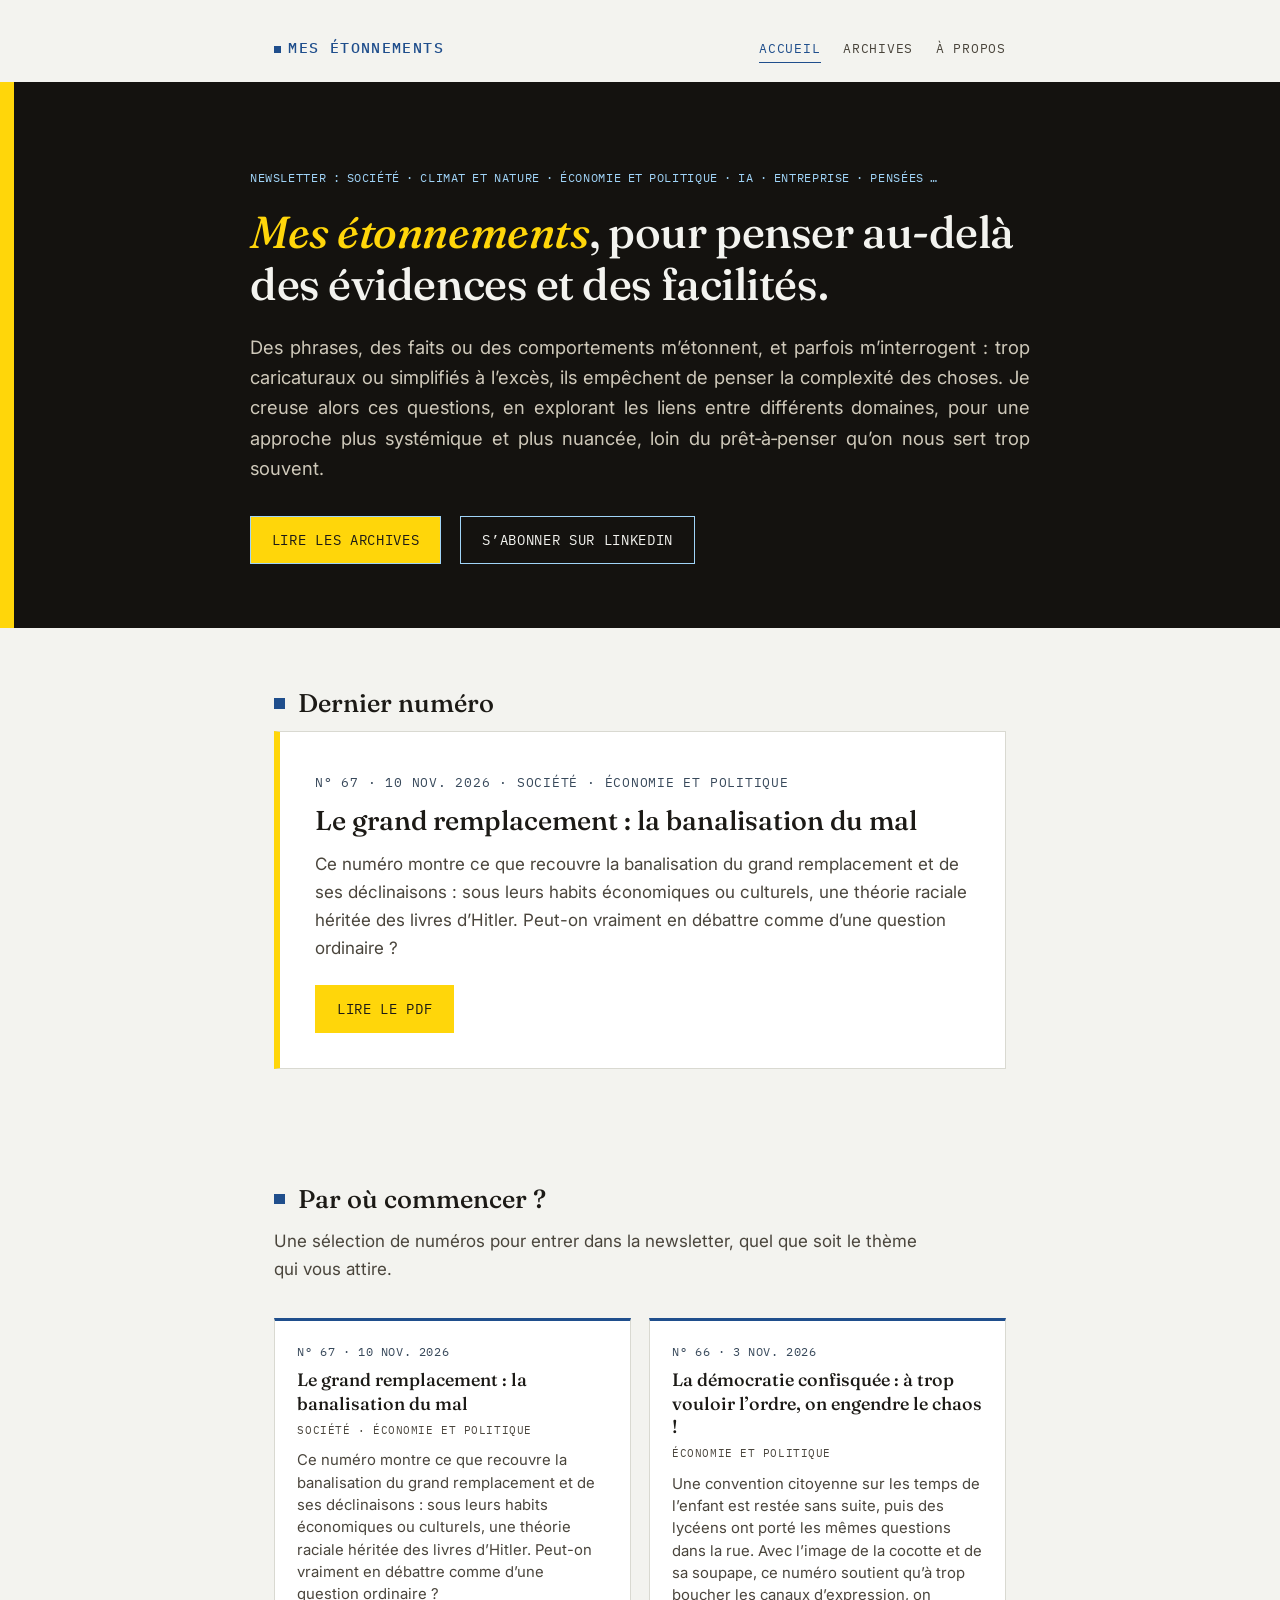
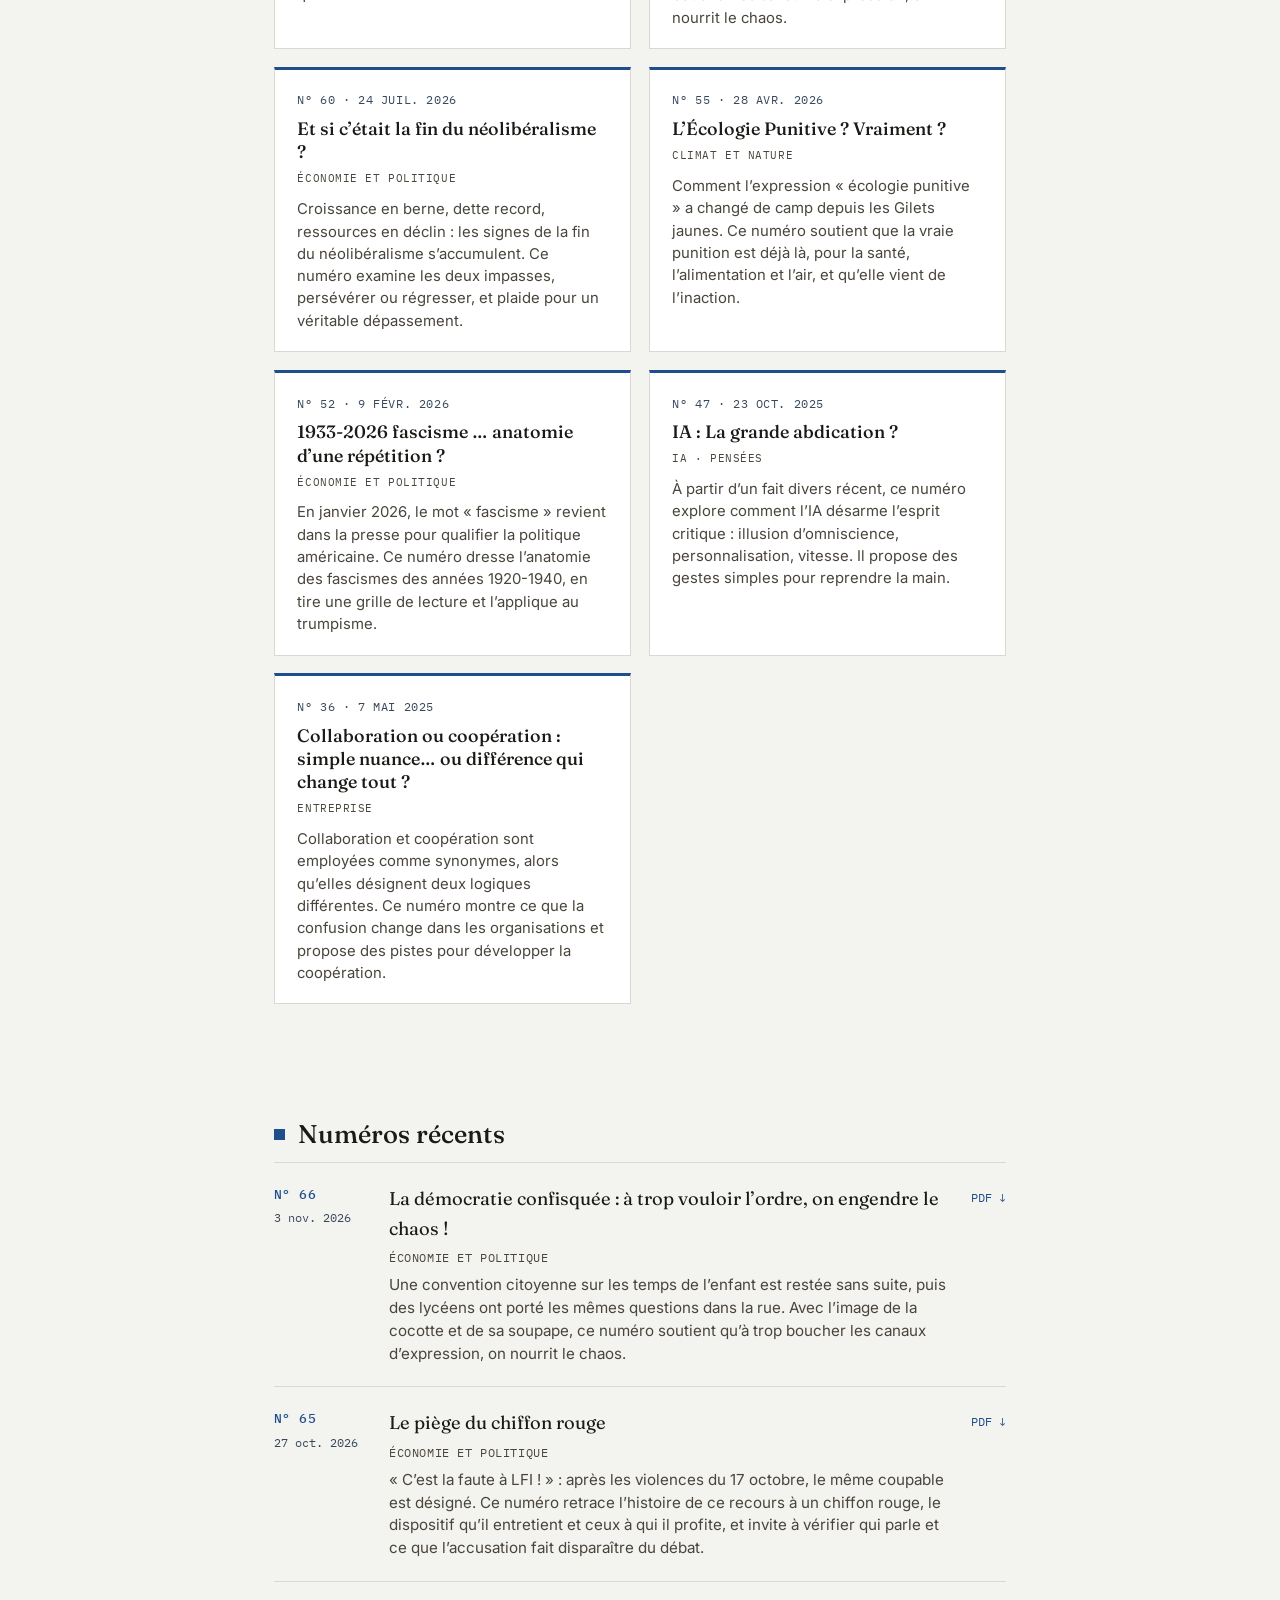
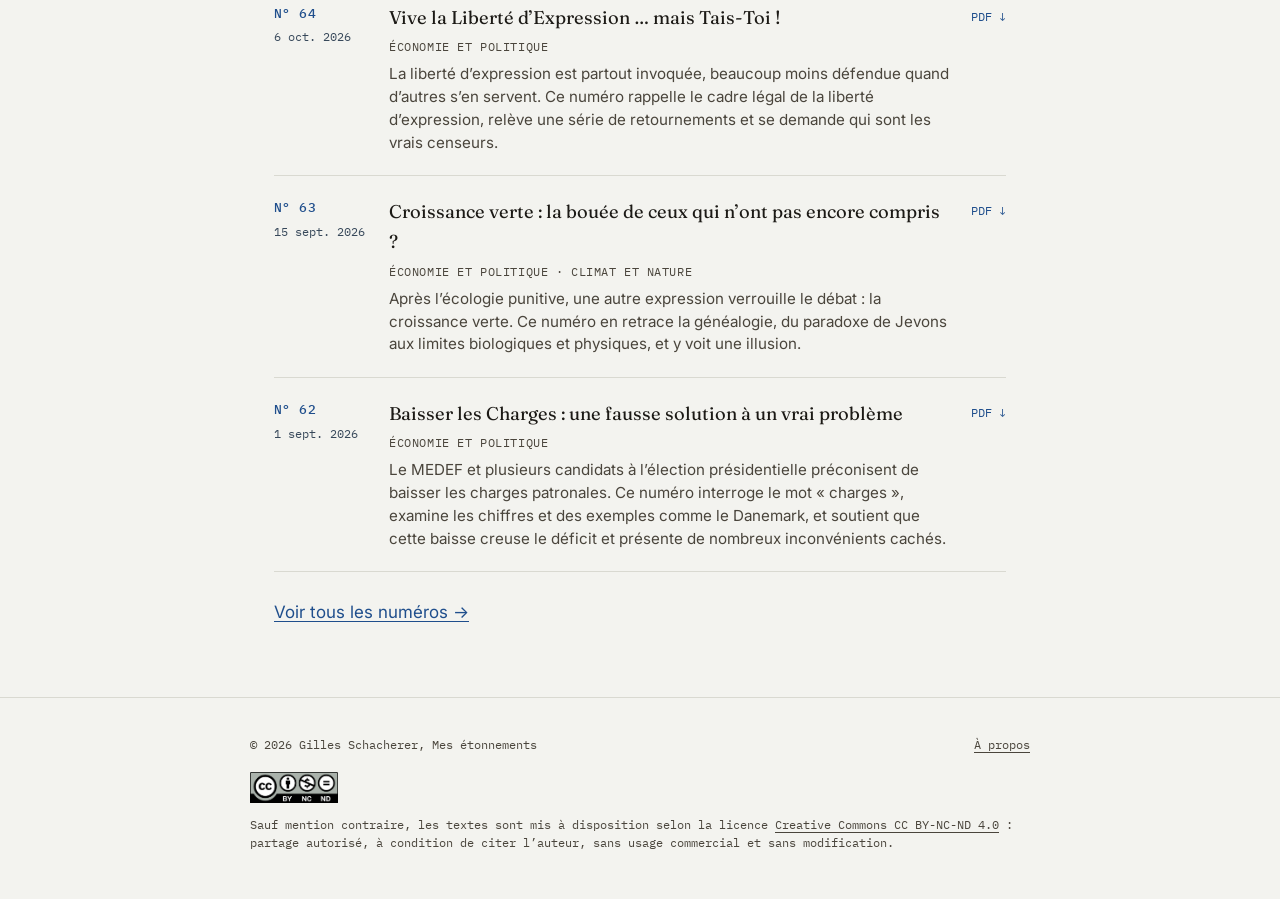
<file: index.html>
<!DOCTYPE html>
<html lang="fr">
<head>
<meta charset="UTF-8">
<meta name="viewport" content="width=device-width, initial-scale=1.0">
<title>Mes étonnements, newsletter de Gilles Schacherer</title>
<meta name="description" content="Newsletter de Gilles Schacherer : analyses sur la société, le climat et la nature, l'économie et la politique, l'IA et l'entreprise. Tous les numéros en PDF.">
<link rel="canonical" href="https://gillesschacherer-articles.github.io/mes-etonnements/">
<meta property="og:type" content="website">
<meta property="og:site_name" content="Mes étonnements">
<meta property="og:locale" content="fr_FR">
<meta property="og:title" content="Mes étonnements, newsletter de Gilles Schacherer">
<meta property="og:description" content="Newsletter de Gilles Schacherer : analyses sur la société, le climat et la nature, l&#x27;économie et la politique, l&#x27;IA et l&#x27;entreprise. Tous les numéros en PDF.">
<meta property="og:url" content="https://gillesschacherer-articles.github.io/mes-etonnements/">
<meta property="og:image" content="https://gillesschacherer-articles.github.io/mes-etonnements/assets/partage.jpg">
<meta property="og:image:width" content="1200">
<meta property="og:image:height" content="630">
<meta property="og:image:alt" content="Un point d’exclamation jaune dont l’ombre dessine un point d’interrogation, à côté du titre Mes étonnements">
<meta name="twitter:card" content="summary_large_image">
<meta name="twitter:title" content="Mes étonnements, newsletter de Gilles Schacherer">
<meta name="twitter:description" content="Newsletter de Gilles Schacherer : analyses sur la société, le climat et la nature, l&#x27;économie et la politique, l&#x27;IA et l&#x27;entreprise. Tous les numéros en PDF.">
<meta name="twitter:image" content="https://gillesschacherer-articles.github.io/mes-etonnements/assets/partage.jpg">
<link rel="preconnect" href="https://fonts.googleapis.com">
<link rel="preconnect" href="https://fonts.gstatic.com" crossorigin>
<link href="https://fonts.googleapis.com/css2?family=Fraunces:ital,wght@0,400;0,500;0,600;1,500&family=Inter:ital,wght@0,400;0,500;0,600;0,700;1,400&family=IBM+Plex+Mono:wght@400;500&display=swap" rel="stylesheet">
<link rel="stylesheet" href="assets/style.css">
</head>
<body>

<header class="site-header">
  <a class="brand" href="index.html">Mes étonnements</a>
  <nav class="nav">
    <a href="index.html" aria-current="page">Accueil</a>
    <a href="archives.html">Archives</a>
    <a href="a-propos.html">À propos</a>
  </nav>
</header>

<section class="hero">
  <div class="hero-inner">
    <p class="eyebrow">Newsletter : Société · Climat et nature · Économie et politique · IA · Entreprise · Pensées …</p>
    <h1><em>Mes étonnements</em>, pour penser au‑delà des évidences et des facilités.</h1>
    <p class="lede">Des phrases, des faits ou des comportements m’étonnent, et parfois m’interrogent : trop caricaturaux ou simplifiés à l’excès, ils empêchent de penser la complexité des choses. Je creuse alors ces questions, en explorant les liens entre différents domaines, pour une approche plus systémique et plus nuancée, loin du prêt‑à‑penser qu’on nous sert trop souvent.</p>
    <div class="hero-actions">
      <a class="btn btn--solid" href="archives.html">Lire les archives</a>
      <a class="btn" href="https://www.linkedin.com/newsletters/7136412431022477313/" target="_blank" rel="noopener">S’abonner sur LinkedIn</a>
    </div>
  </div>
</section>

<section class="section" id="dernier">
  <h2 class="section-title"><span class="mark"></span> Dernier numéro</h2>
  <div class="featured" id="featured-slot"></div>
</section>

<section class="section" id="commencer">
  <h2 class="section-title"><span class="mark"></span> Par où commencer ?</h2>
  <p class="section-lede">Une sélection de numéros pour entrer dans la newsletter, quel que soit le thème qui vous attire.</p>
  <div class="cards" id="start-cards"></div>
</section>

<section class="section" id="recents">
  <h2 class="section-title"><span class="mark"></span> Numéros récents</h2>
  <ul class="entry-list" id="recent-list"></ul>
  <p style="margin-top:1.6rem;"><a href="archives.html">Voir tous les numéros →</a></p>
</section>

<footer class="site-footer">
  <div class="inner">
    <span>© <span id="year"></span> Gilles Schacherer, Mes étonnements</span>
    <a href="a-propos.html">À propos</a>
  </div>
  <p class="license"><a class="cc" href="https://creativecommons.org/licenses/by-nc-nd/4.0/deed.fr" target="_blank" rel="noopener"><img src="assets/by-nc-nd.png" alt="Licence Creative Commons BY-NC-ND 4.0" width="88" height="31"></a><br>Sauf mention contraire, les textes sont mis à disposition selon la licence <a href="https://creativecommons.org/licenses/by-nc-nd/4.0/deed.fr" target="_blank" rel="noopener">Creative Commons CC BY-NC-ND 4.0</a> : partage autorisé, à condition de citer l’auteur, sans usage commercial et sans modification.</p>
</footer>

<script src="assets/entries.js"></script>
<script src="assets/render.js"></script>
<script>
  document.getElementById("year").textContent = new Date().getFullYear();
  const [latest, ...rest] = ENTRIES;
  document.getElementById("featured-slot").innerHTML = `
    <span class="date">N° ${latest.num} · ${formatDate(latest.date)} · ${themesText(latest)}</span>
    <h3>${latest.title}</h3>
    <p class="summary">${latest.summary}</p>
    <a class="btn btn--solid" href="${latest.pdf}" target="_blank" rel="noopener">Lire le PDF</a>`;
  document.getElementById("start-cards").innerHTML =
    ENTRIES.filter(e => e.debut).map(cardHTML).join("");
  document.getElementById("recent-list").innerHTML =
    rest.slice(0, 5).map(entryRowHTML).join("");
</script>

</body>
</html>
</file>
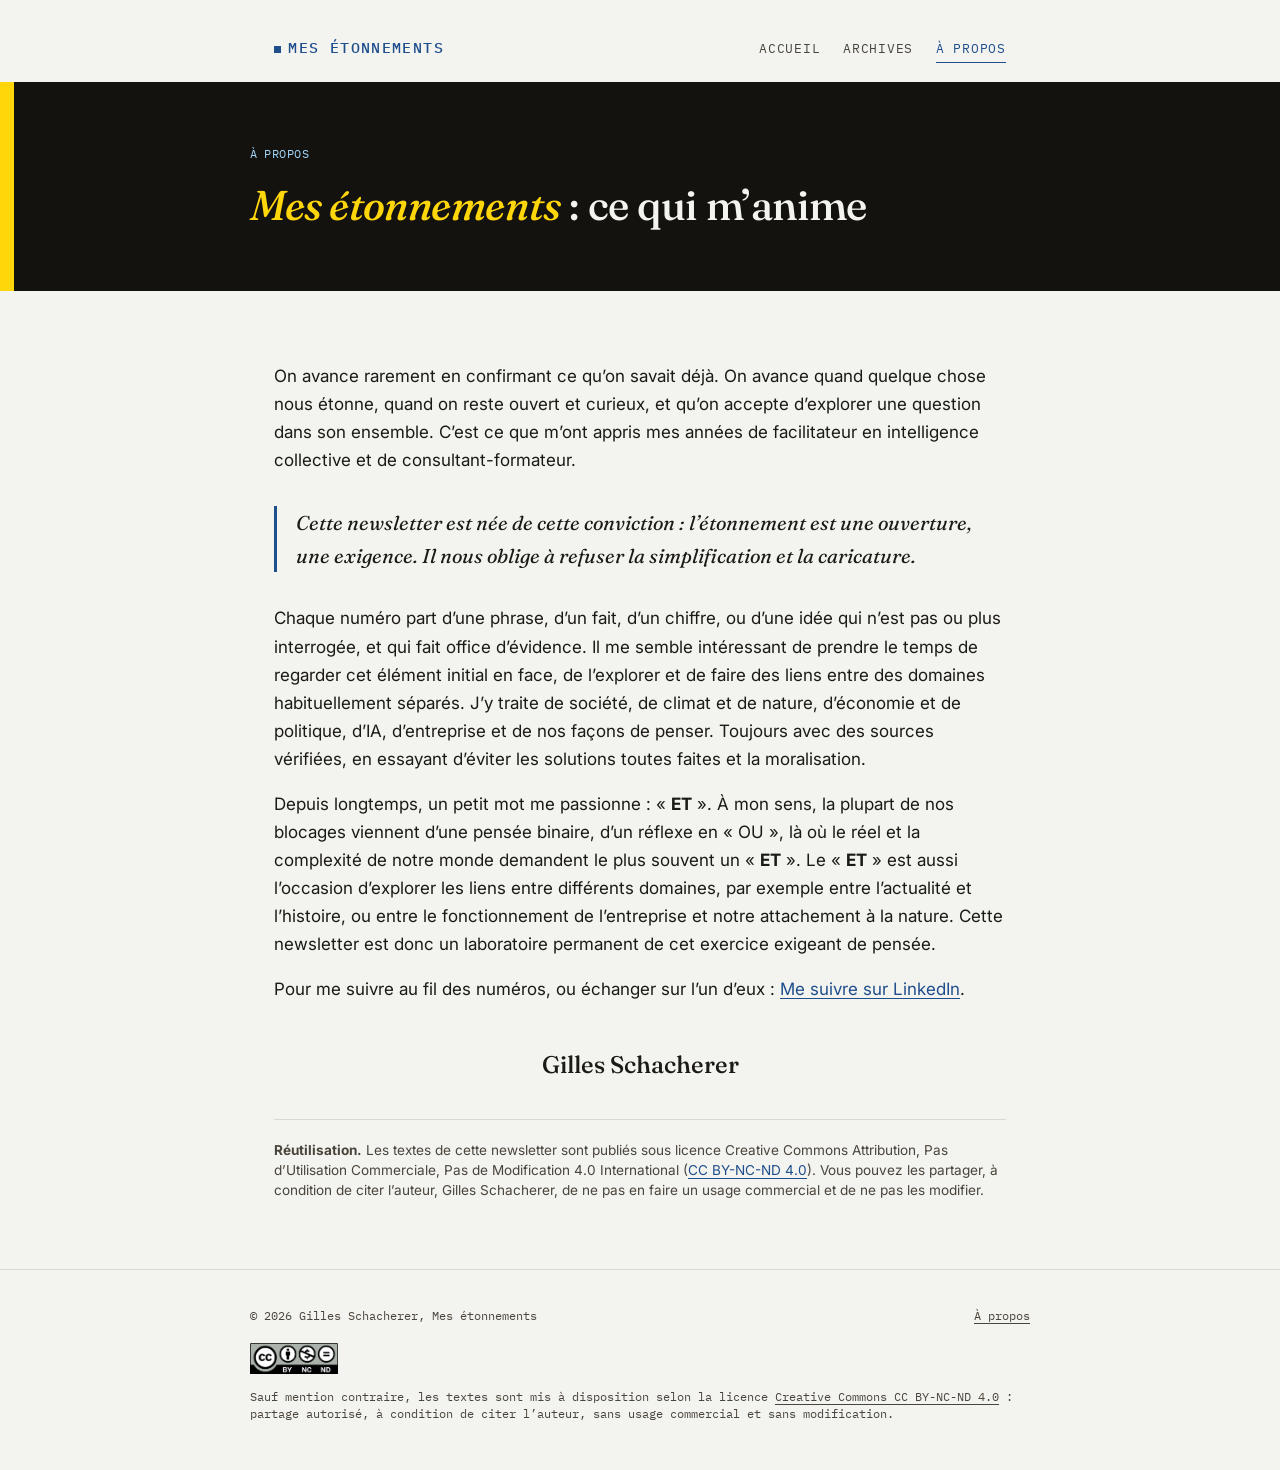
<file: a-propos.html>
<!DOCTYPE html>
<html lang="fr">
<head>
<meta charset="UTF-8">
<meta name="viewport" content="width=device-width, initial-scale=1.0">
<title>Mes étonnements : ce qui m’anime</title>
<meta name="description" content="Mes étonnements : ce qui anime Gilles Schacherer, auteur de la newsletter, et pourquoi il part de ce qui l'étonne pour penser au-delà des évidences.">
<link rel="canonical" href="https://gillesschacherer-articles.github.io/mes-etonnements/a-propos.html">
<meta property="og:type" content="website">
<meta property="og:site_name" content="Mes étonnements">
<meta property="og:locale" content="fr_FR">
<meta property="og:title" content="Mes étonnements : ce qui m’anime">
<meta property="og:description" content="Mes étonnements : ce qui anime Gilles Schacherer, auteur de la newsletter, et pourquoi il part de ce qui l&#x27;étonne pour penser au-delà des évidences.">
<meta property="og:url" content="https://gillesschacherer-articles.github.io/mes-etonnements/a-propos.html">
<meta property="og:image" content="https://gillesschacherer-articles.github.io/mes-etonnements/assets/partage.jpg">
<meta property="og:image:width" content="1200">
<meta property="og:image:height" content="630">
<meta property="og:image:alt" content="Un point d’exclamation jaune dont l’ombre dessine un point d’interrogation, à côté du titre Mes étonnements">
<meta name="twitter:card" content="summary_large_image">
<meta name="twitter:title" content="Mes étonnements : ce qui m’anime">
<meta name="twitter:description" content="Mes étonnements : ce qui anime Gilles Schacherer, auteur de la newsletter, et pourquoi il part de ce qui l&#x27;étonne pour penser au-delà des évidences.">
<meta name="twitter:image" content="https://gillesschacherer-articles.github.io/mes-etonnements/assets/partage.jpg">
<link rel="preconnect" href="https://fonts.googleapis.com">
<link rel="preconnect" href="https://fonts.gstatic.com" crossorigin>
<link href="https://fonts.googleapis.com/css2?family=Fraunces:ital,wght@0,400;0,500;0,600;1,500&family=Inter:ital,wght@0,400;0,500;0,600;0,700;1,400&family=IBM+Plex+Mono:wght@400;500&display=swap" rel="stylesheet">
<link rel="stylesheet" href="assets/style.css">
</head>
<body>

<header class="site-header">
  <a class="brand" href="index.html">Mes étonnements</a>
  <nav class="nav">
    <a href="index.html">Accueil</a>
    <a href="archives.html">Archives</a>
    <a href="a-propos.html" aria-current="page">À propos</a>
  </nav>
</header>

<section class="hero" style="padding:3rem 1.5rem 2.4rem;">
  <div class="hero-inner">
    <p class="eyebrow">À propos</p>
    <h1 style="font-size:clamp(1.8rem,4vw,2.6rem);"><em>Mes étonnements</em> : ce qui m’anime</h1>
  </div>
</section>

<section class="section about">
  <p>On avance rarement en confirmant ce qu’on savait déjà. On avance quand quelque chose nous étonne, quand on reste ouvert et curieux, et qu’on accepte d’explorer une question dans son ensemble. C’est ce que m’ont appris mes années de facilitateur en intelligence collective et de consultant-formateur.</p>

  <p class="pull">Cette newsletter est née de cette conviction : l’étonnement est une ouverture, une exigence. Il nous oblige à refuser la simplification et la caricature.</p>

  <p>Chaque numéro part d’une phrase, d’un fait, d’un chiffre, ou d’une idée qui n’est pas ou plus interrogée, et qui fait office d’évidence. Il me semble intéressant de prendre le temps de regarder cet élément initial en face, de l’explorer et de faire des liens entre des domaines habituellement séparés. J’y traite de société, de climat et de nature, d’économie et de politique, d’IA, d’entreprise et de nos façons de penser. Toujours avec des sources vérifiées, en essayant d’éviter les solutions toutes faites et la moralisation.</p>

  <p>Depuis longtemps, un petit mot me passionne : « <strong>ET</strong> ». À mon sens, la plupart de nos blocages viennent d’une pensée binaire, d’un réflexe en « OU », là où le réel et la complexité de notre monde demandent le plus souvent un « <strong>ET</strong> ». Le « <strong>ET</strong> » est aussi l’occasion d’explorer les liens entre différents domaines, par exemple entre l’actualité et l’histoire, ou entre le fonctionnement de l’entreprise et notre attachement à la nature. Cette newsletter est donc un laboratoire permanent de cet exercice exigeant de pensée.</p>

  <p>Pour me suivre au fil des numéros, ou échanger sur l’un d’eux : <a href="https://www.linkedin.com/newsletters/7136412431022477313/" target="_blank" rel="noopener">Me suivre sur LinkedIn</a>.</p>

  <p class="signature">Gilles Schacherer</p>

  <p id="reutilisation" class="reuse"><strong>Réutilisation.</strong> Les textes de cette newsletter sont publiés sous licence Creative Commons Attribution, Pas d’Utilisation Commerciale, Pas de Modification 4.0 International (<a href="https://creativecommons.org/licenses/by-nc-nd/4.0/deed.fr" target="_blank" rel="noopener">CC BY-NC-ND 4.0</a>). Vous pouvez les partager, à condition de citer l’auteur, Gilles Schacherer, de ne pas en faire un usage commercial et de ne pas les modifier.</p>
</section>

<footer class="site-footer">
  <div class="inner">
    <span>© <span id="year"></span> Gilles Schacherer, Mes étonnements</span>
    <a href="a-propos.html">À propos</a>
  </div>
  <p class="license"><a class="cc" href="https://creativecommons.org/licenses/by-nc-nd/4.0/deed.fr" target="_blank" rel="noopener"><img src="assets/by-nc-nd.png" alt="Licence Creative Commons BY-NC-ND 4.0" width="88" height="31"></a><br>Sauf mention contraire, les textes sont mis à disposition selon la licence <a href="https://creativecommons.org/licenses/by-nc-nd/4.0/deed.fr" target="_blank" rel="noopener">Creative Commons CC BY-NC-ND 4.0</a> : partage autorisé, à condition de citer l’auteur, sans usage commercial et sans modification.</p>
</footer>

<script>document.getElementById("year").textContent = new Date().getFullYear();</script>

</body>
</html>
</file>
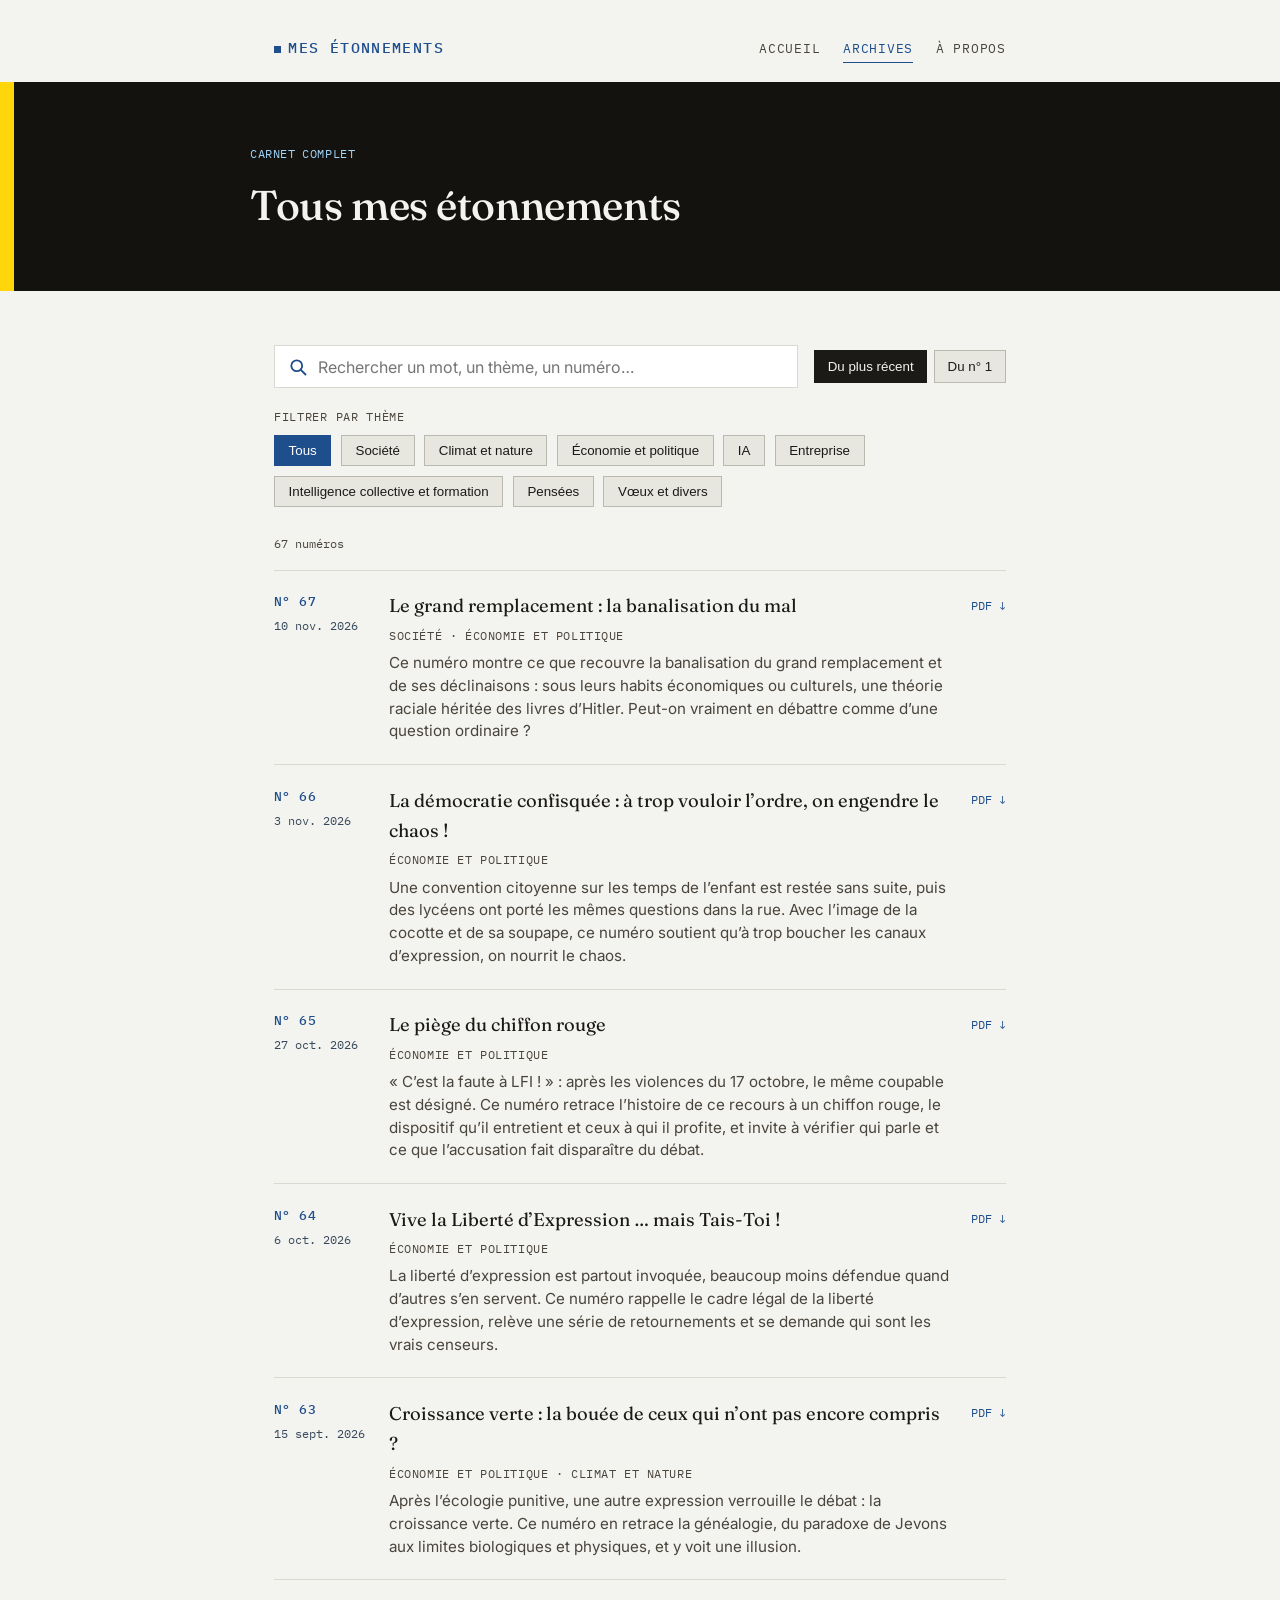
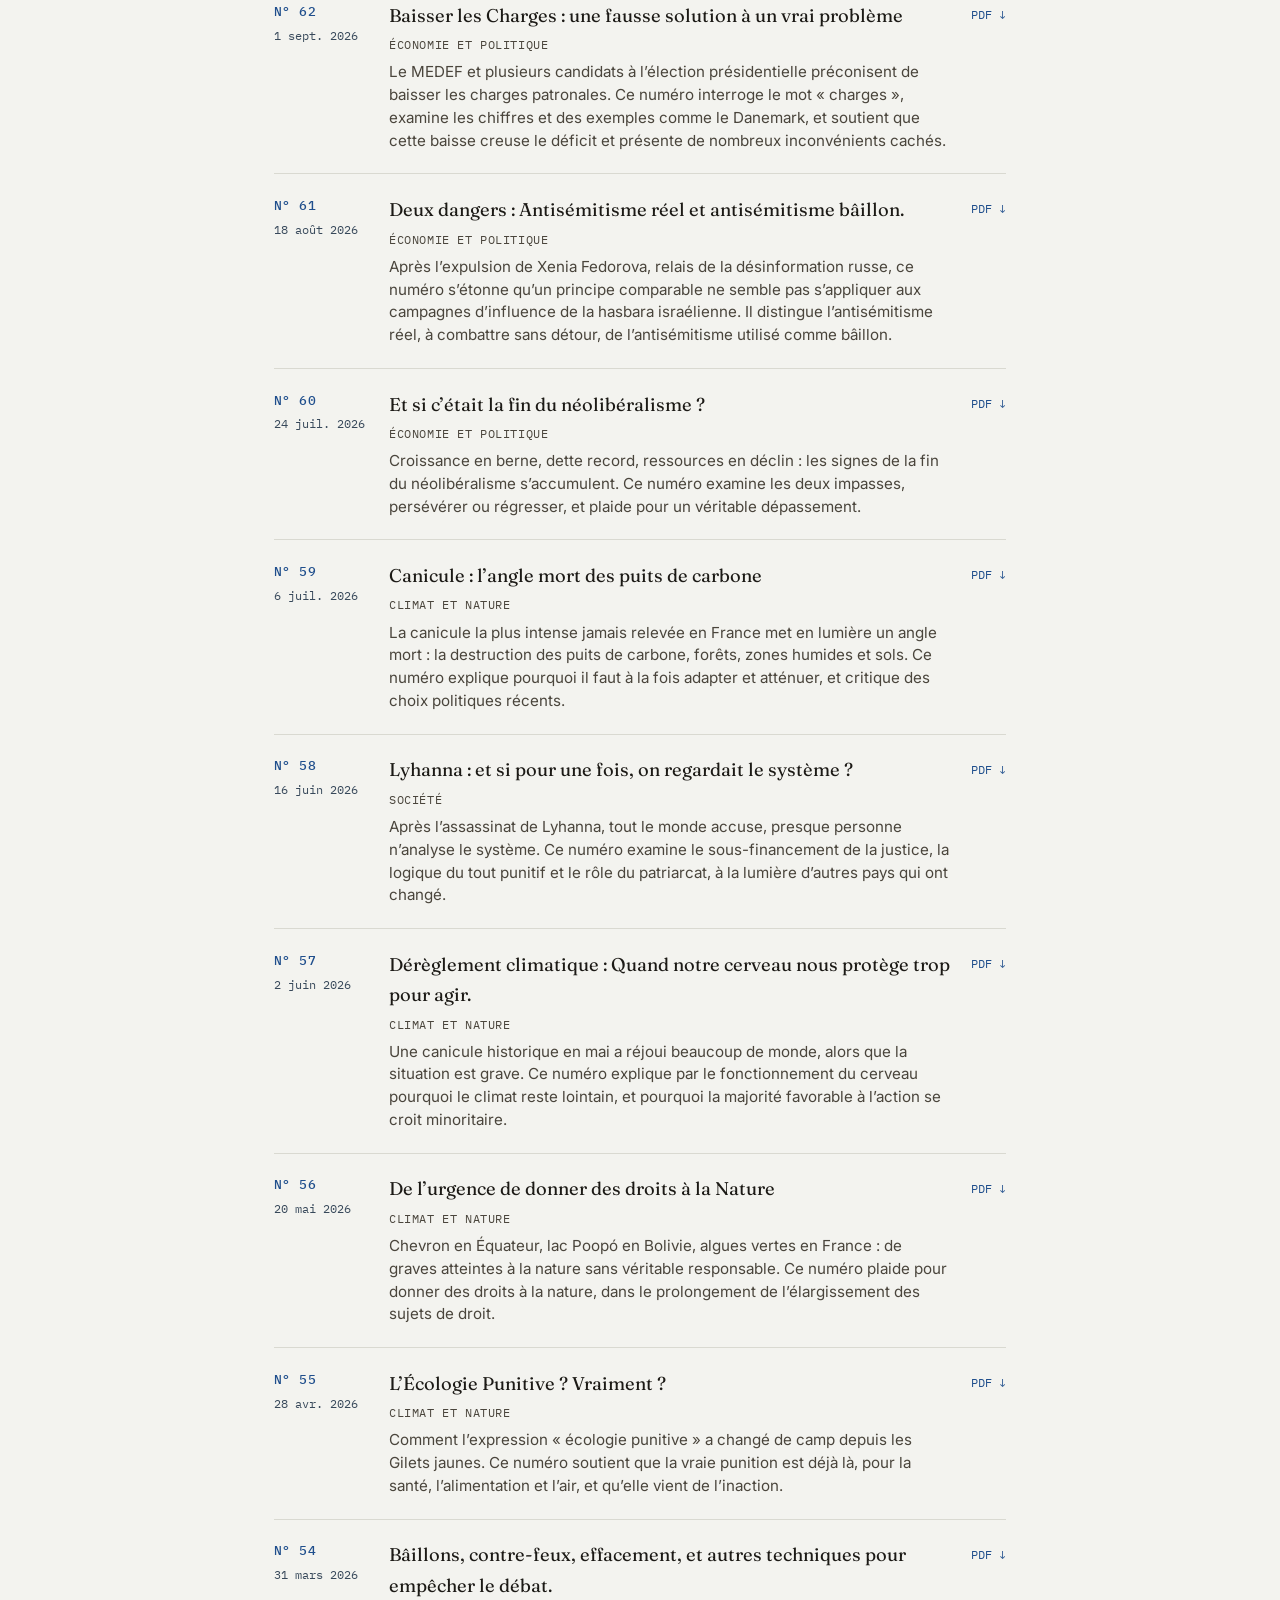
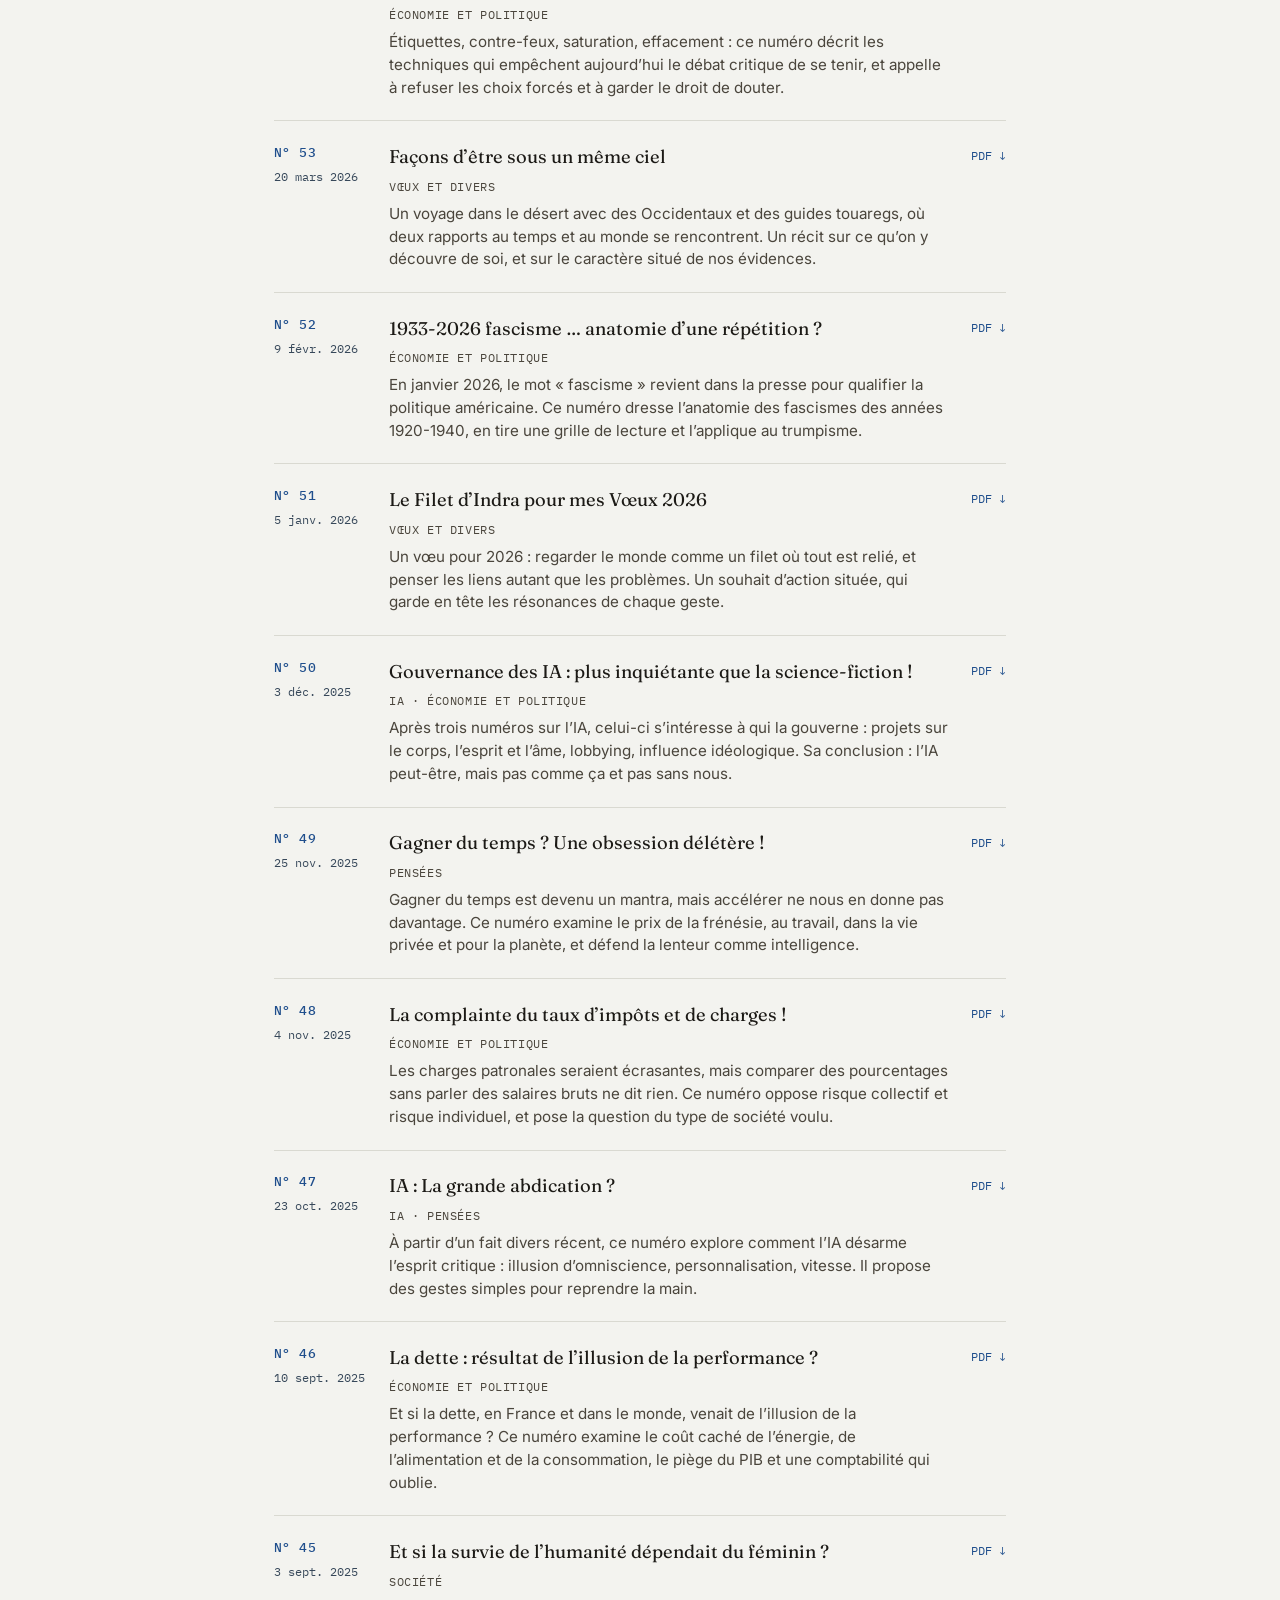
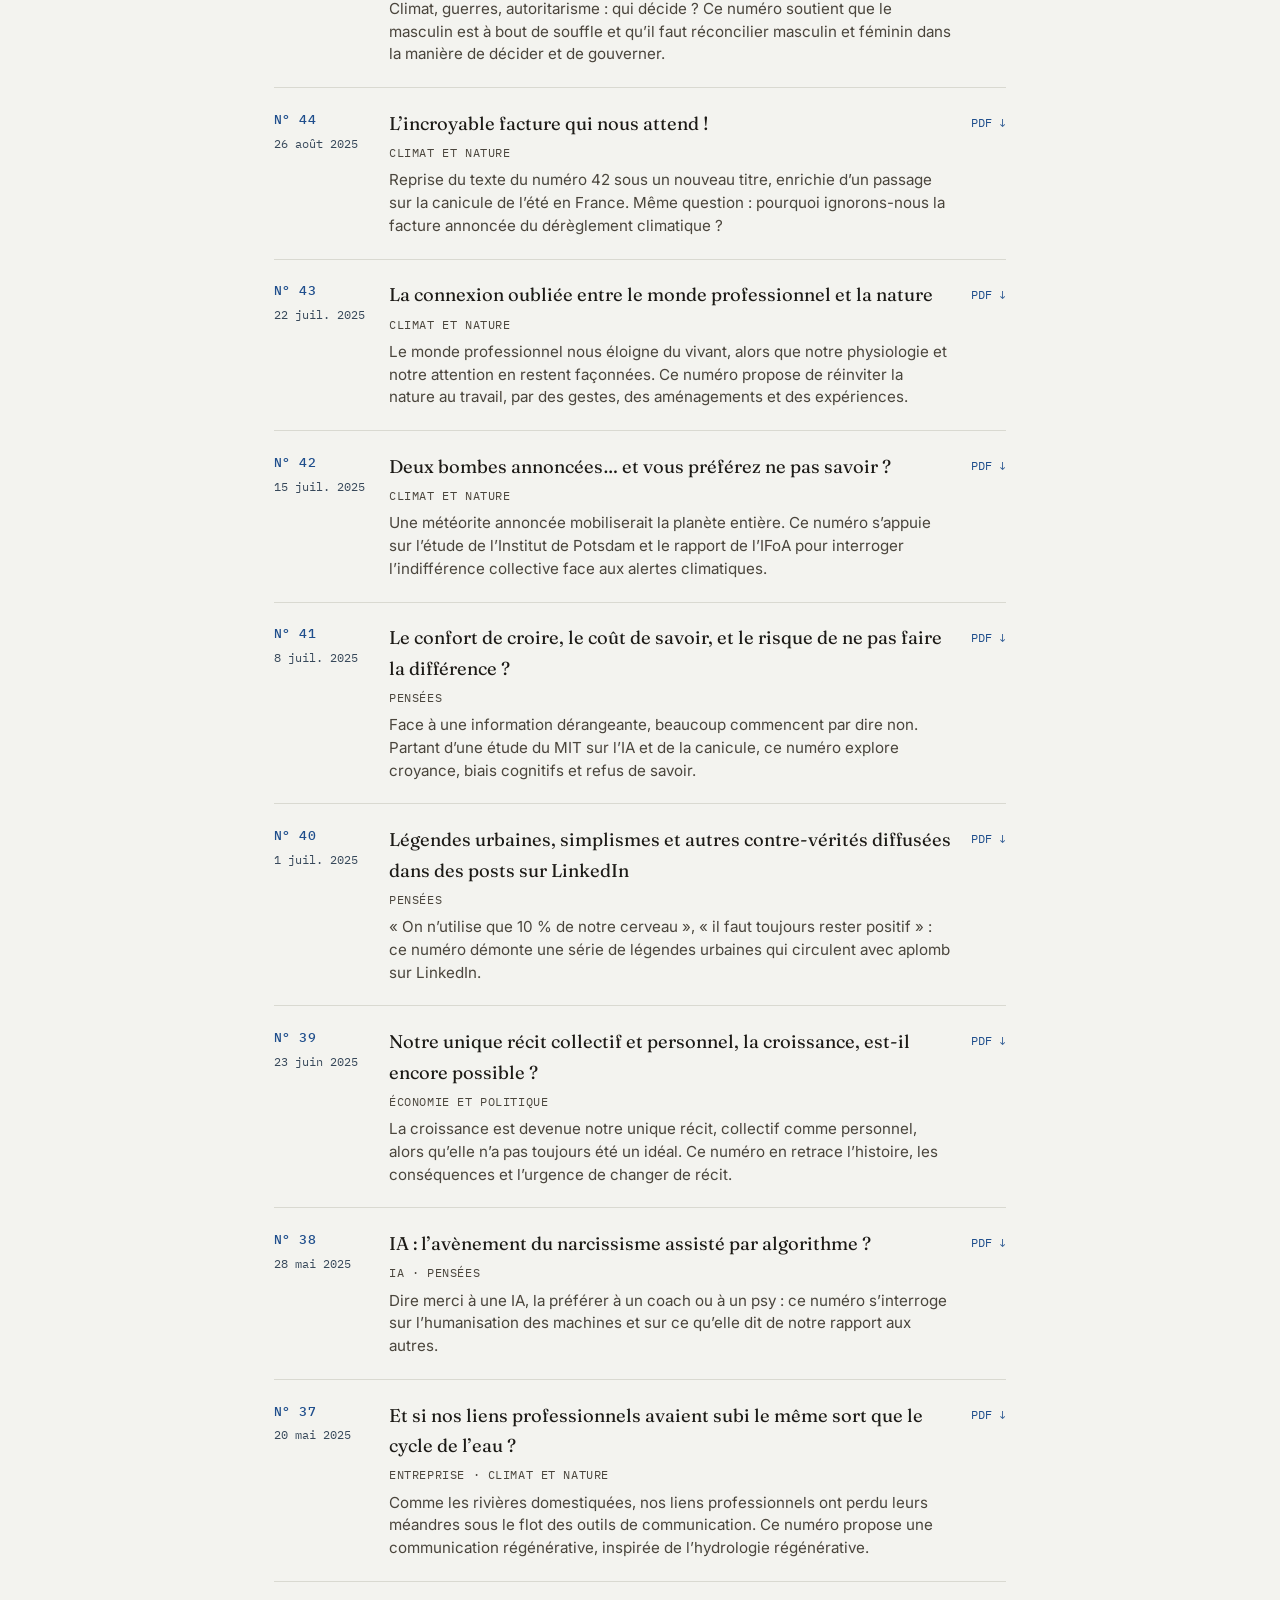
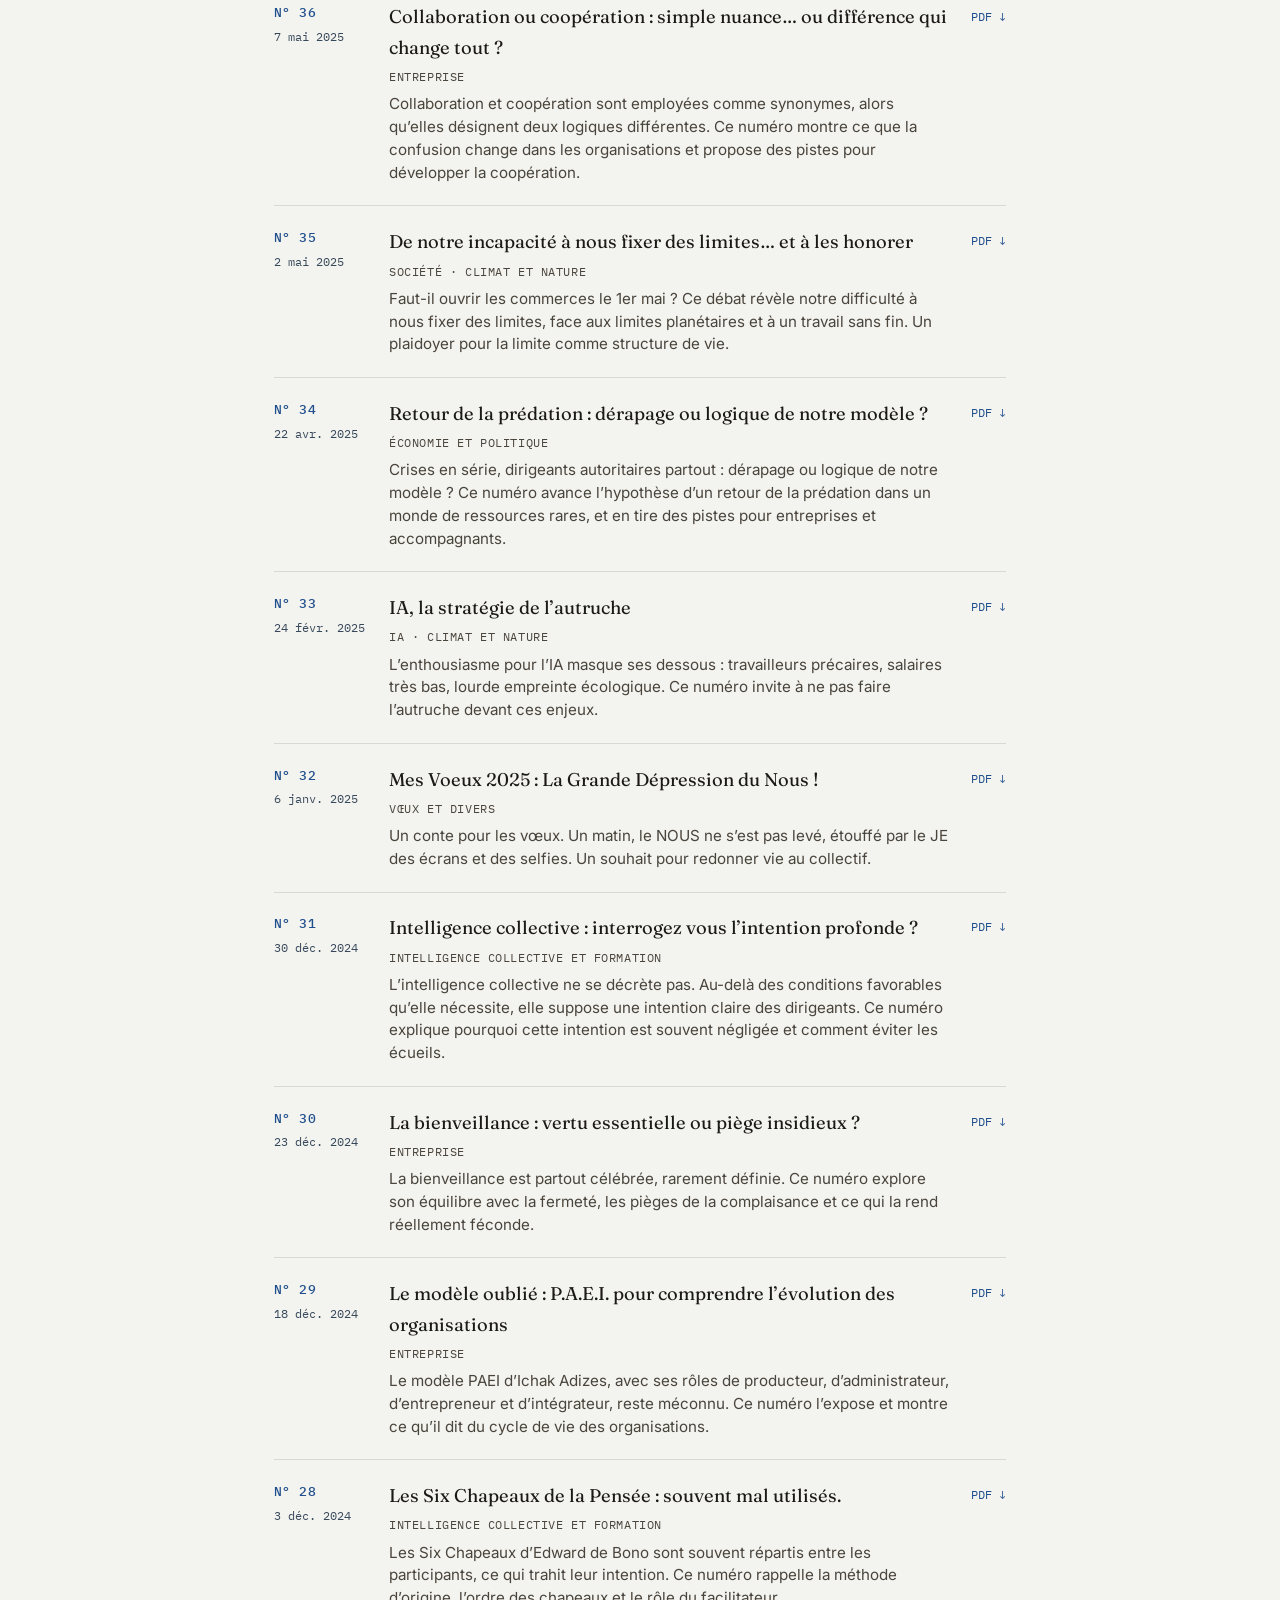
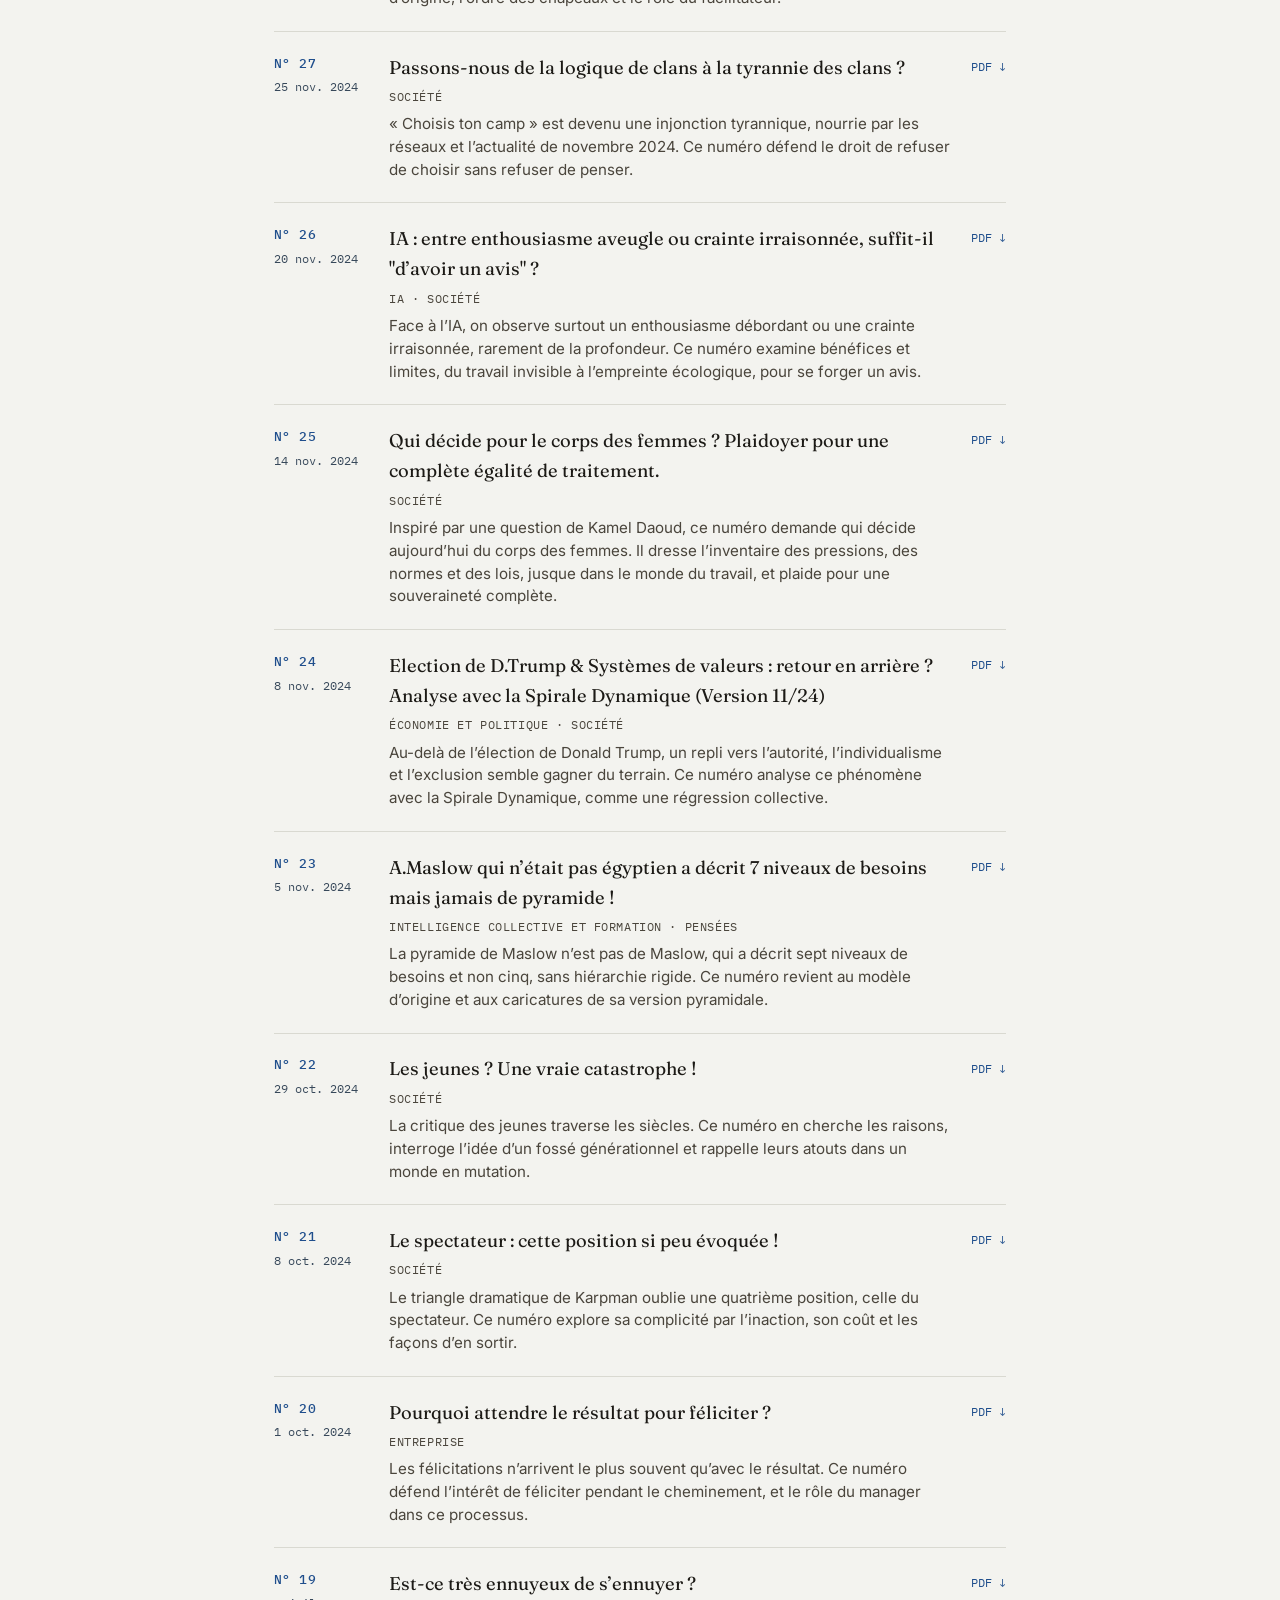
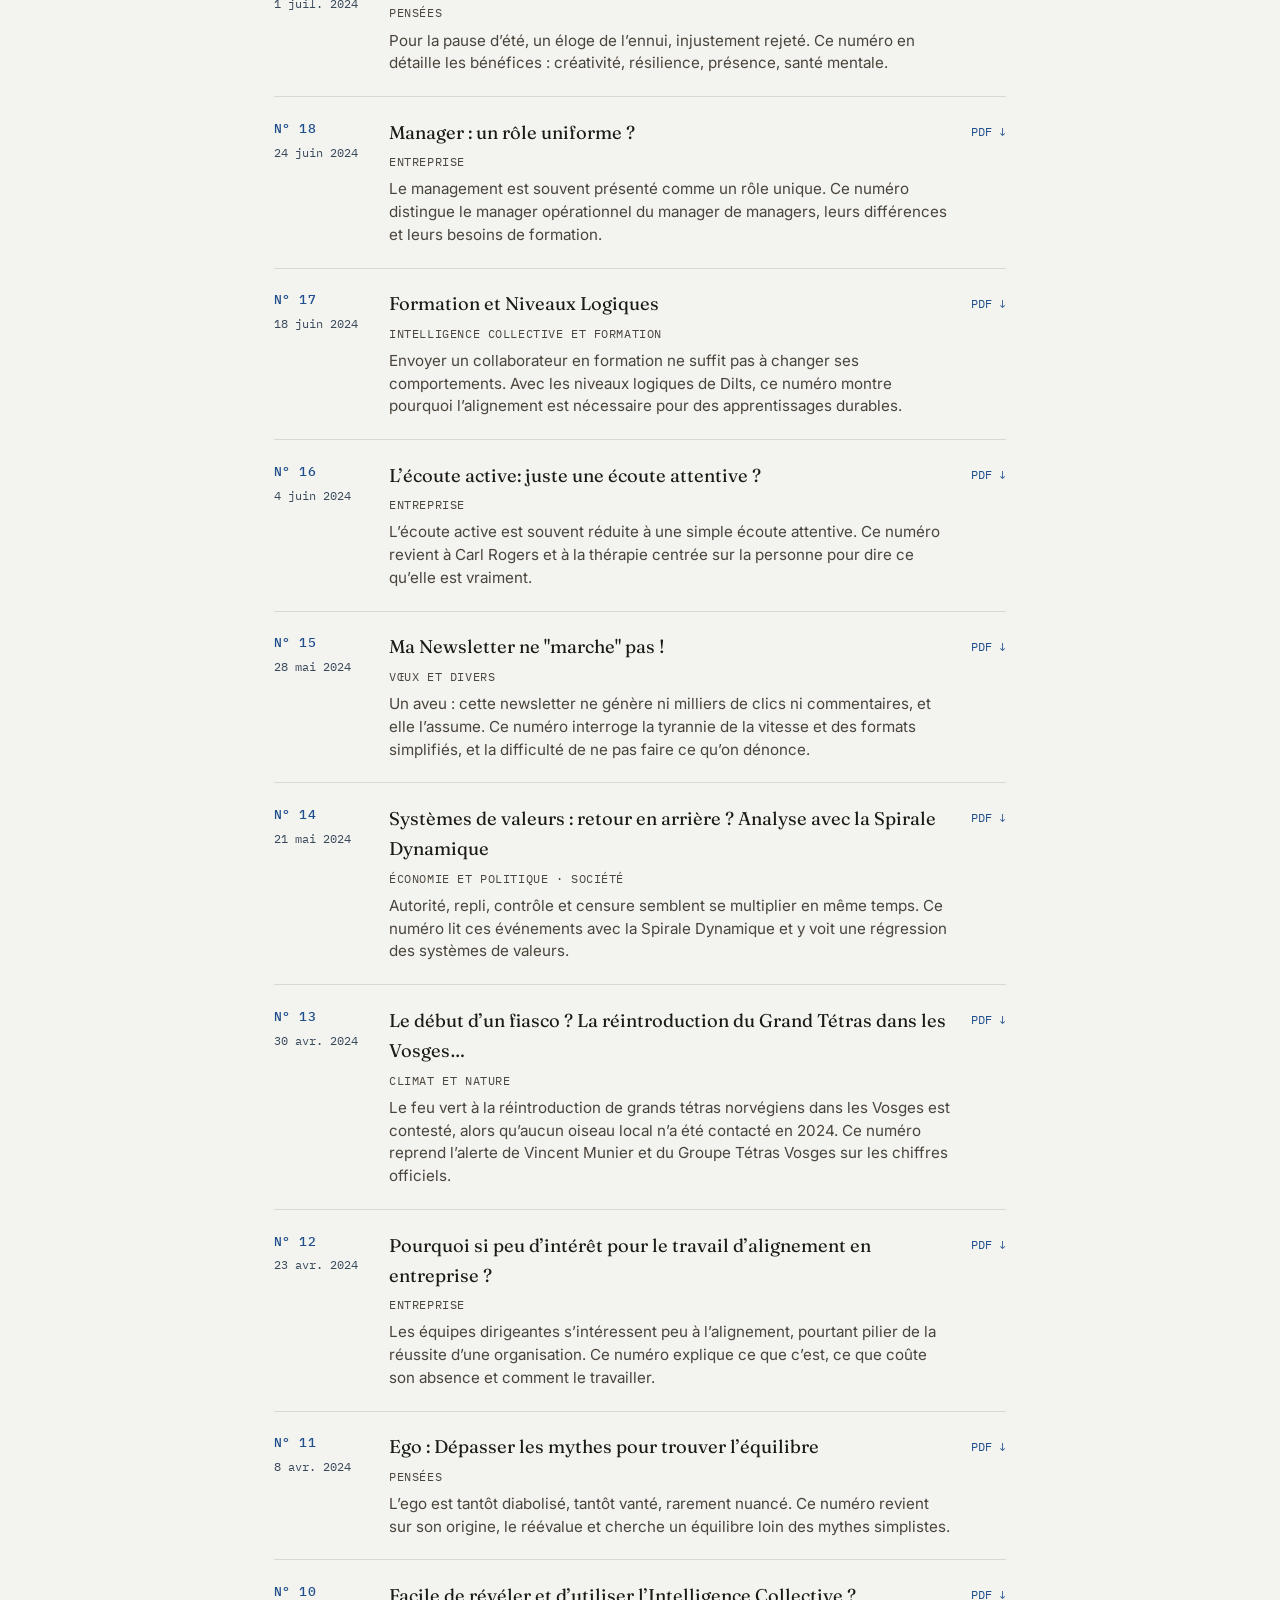
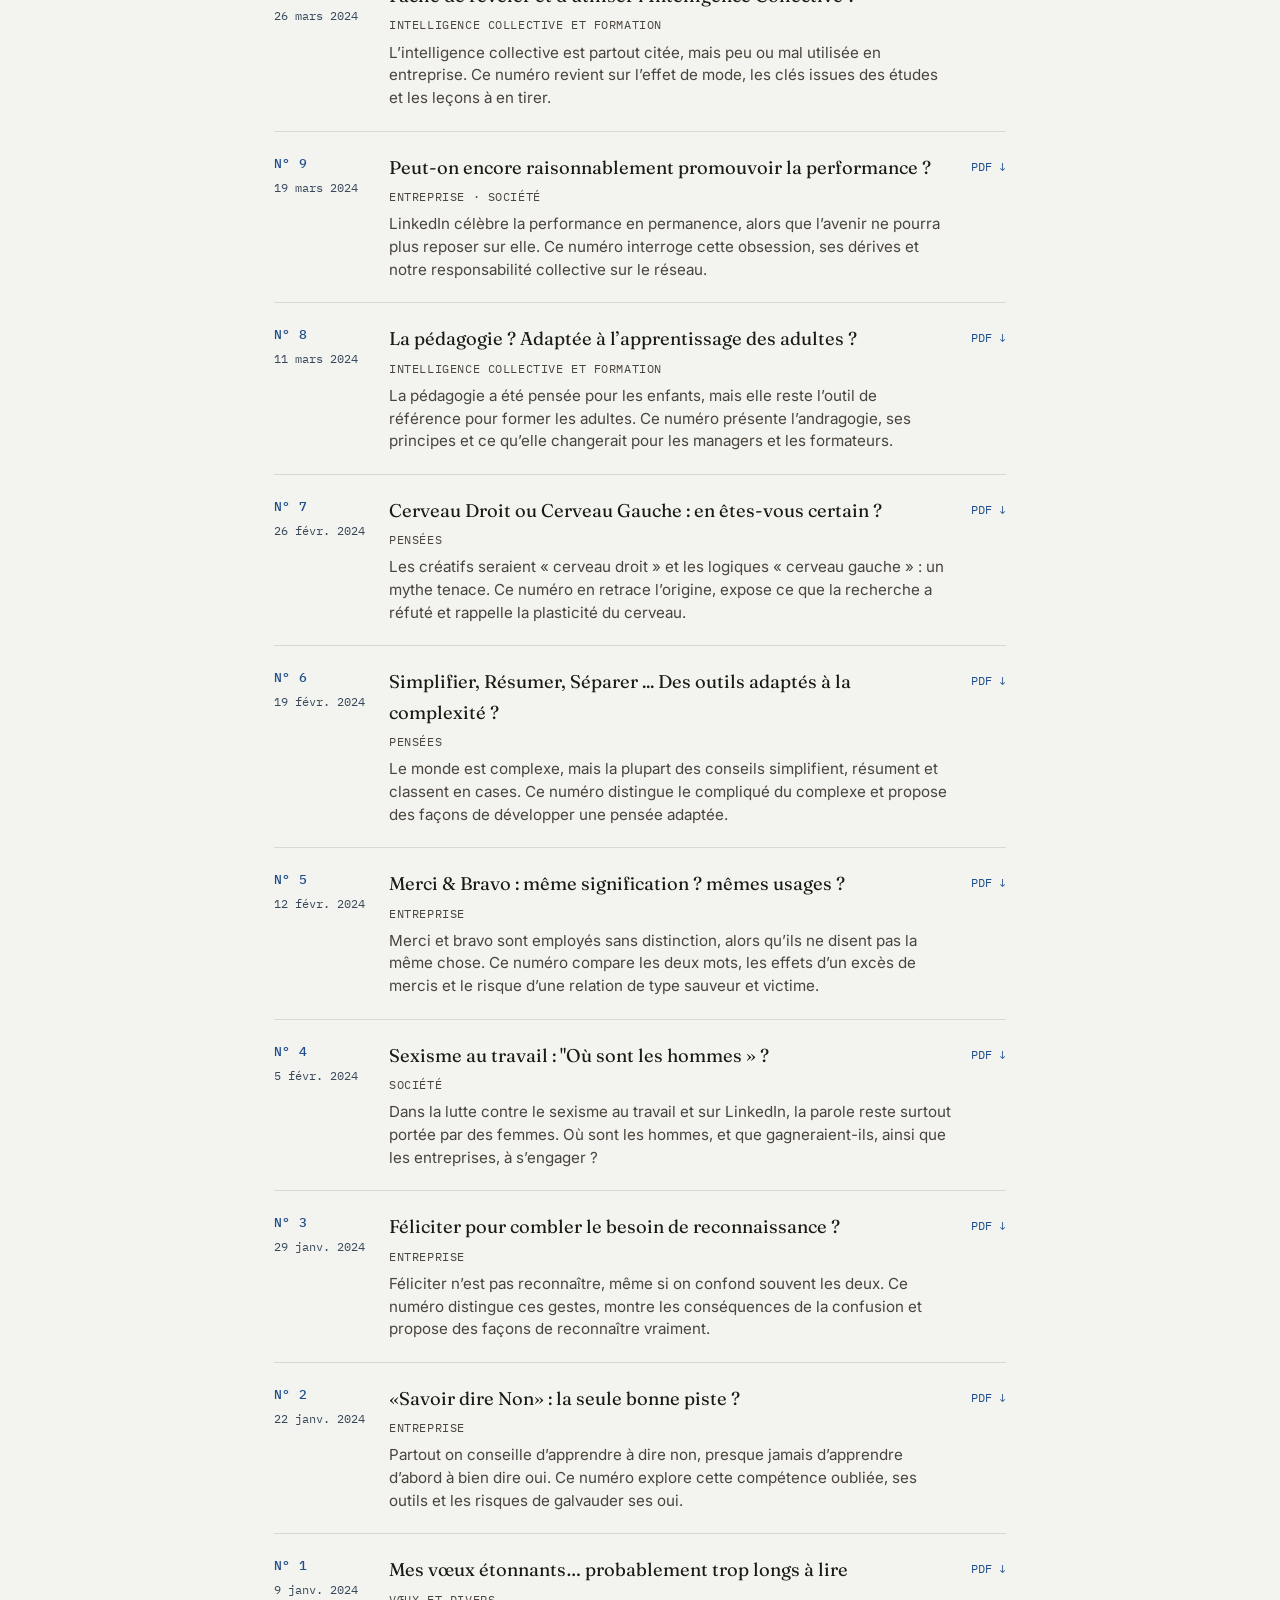
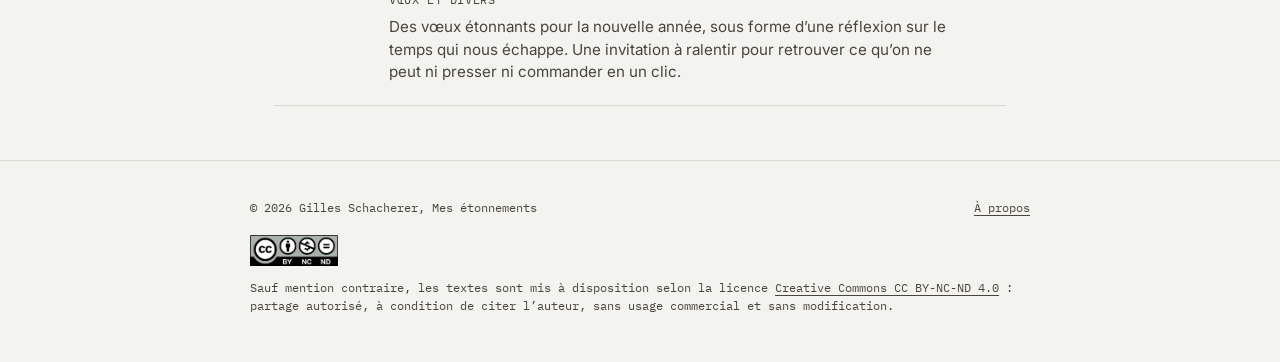
<file: archives.html>
<!DOCTYPE html>
<html lang="fr">
<head>
<meta charset="UTF-8">
<meta name="viewport" content="width=device-width, initial-scale=1.0">
<title>Archives, Mes étonnements</title>
<meta name="description" content="Tous les numéros de Mes étonnements, la newsletter de Gilles Schacherer, avec recherche et filtres par thème. À lire en PDF.">
<link rel="canonical" href="https://gillesschacherer-articles.github.io/mes-etonnements/archives.html">
<meta property="og:type" content="website">
<meta property="og:site_name" content="Mes étonnements">
<meta property="og:locale" content="fr_FR">
<meta property="og:title" content="Archives, Mes étonnements">
<meta property="og:description" content="Tous les numéros de Mes étonnements, la newsletter de Gilles Schacherer, avec recherche et filtres par thème. À lire en PDF.">
<meta property="og:url" content="https://gillesschacherer-articles.github.io/mes-etonnements/archives.html">
<meta property="og:image" content="https://gillesschacherer-articles.github.io/mes-etonnements/assets/partage.jpg">
<meta property="og:image:width" content="1200">
<meta property="og:image:height" content="630">
<meta property="og:image:alt" content="Un point d’exclamation jaune dont l’ombre dessine un point d’interrogation, à côté du titre Mes étonnements">
<meta name="twitter:card" content="summary_large_image">
<meta name="twitter:title" content="Archives, Mes étonnements">
<meta name="twitter:description" content="Tous les numéros de Mes étonnements, la newsletter de Gilles Schacherer, avec recherche et filtres par thème. À lire en PDF.">
<meta name="twitter:image" content="https://gillesschacherer-articles.github.io/mes-etonnements/assets/partage.jpg">
<link rel="preconnect" href="https://fonts.googleapis.com">
<link rel="preconnect" href="https://fonts.gstatic.com" crossorigin>
<link href="https://fonts.googleapis.com/css2?family=Fraunces:ital,wght@0,400;0,500;0,600;1,500&family=Inter:ital,wght@0,400;0,500;0,600;0,700;1,400&family=IBM+Plex+Mono:wght@400;500&display=swap" rel="stylesheet">
<link rel="stylesheet" href="assets/style.css">
</head>
<body>

<header class="site-header">
  <a class="brand" href="index.html">Mes étonnements</a>
  <nav class="nav">
    <a href="index.html">Accueil</a>
    <a href="archives.html" aria-current="page">Archives</a>
    <a href="a-propos.html">À propos</a>
  </nav>
</header>

<section class="hero" style="padding:3rem 1.5rem 2.4rem;">
  <div class="hero-inner">
    <p class="eyebrow">Carnet complet</p>
    <h1 style="font-size:clamp(1.8rem,4vw,2.6rem);">Tous mes étonnements</h1>
  </div>
</section>

<section class="section">
  <div class="tools">
    <div class="searchbox">
      <svg class="mag" viewBox="0 0 24 24" fill="none" stroke="currentColor" stroke-width="2.2" stroke-linecap="round" aria-hidden="true"><circle cx="10.5" cy="10.5" r="6.5"/><line x1="15.4" y1="15.4" x2="21" y2="21"/></svg>
      <input class="search" id="q" type="search" placeholder="Rechercher un mot, un thème, un numéro…" aria-label="Rechercher dans les numéros">
    </div>
    <div class="sort" role="group" aria-label="Ordre d'affichage">
      <button id="sort-desc" aria-pressed="true">Du plus récent</button>
      <button id="sort-asc" aria-pressed="false">Du n° 1</button>
    </div>
  </div>
  <p class="filters-label">Filtrer par thème</p>
  <div class="filters" id="filters" role="group" aria-label="Filtrer par thème"></div>
  <p class="count" id="count"></p>
  <ul class="entry-list" id="all-list"></ul>
</section>

<footer class="site-footer">
  <div class="inner">
    <span>© <span id="year"></span> Gilles Schacherer, Mes étonnements</span>
    <a href="a-propos.html">À propos</a>
  </div>
  <p class="license"><a class="cc" href="https://creativecommons.org/licenses/by-nc-nd/4.0/deed.fr" target="_blank" rel="noopener"><img src="assets/by-nc-nd.png" alt="Licence Creative Commons BY-NC-ND 4.0" width="88" height="31"></a><br>Sauf mention contraire, les textes sont mis à disposition selon la licence <a href="https://creativecommons.org/licenses/by-nc-nd/4.0/deed.fr" target="_blank" rel="noopener">Creative Commons CC BY-NC-ND 4.0</a> : partage autorisé, à condition de citer l’auteur, sans usage commercial et sans modification.</p>
</footer>

<script src="assets/entries.js"></script>
<script src="assets/render.js"></script>
<script>
  document.getElementById("year").textContent = new Date().getFullYear();

  const present = [...new Set(ENTRIES.flatMap(e => e.themes))];
  const themes = ["Tous", ...present.sort((a, b) => {
    const ia = THEME_ORDER.indexOf(a), ib = THEME_ORDER.indexOf(b);
    return (ia < 0 ? 99 : ia) - (ib < 0 ? 99 : ib);
  })];

  let theme = "Tous", order = "desc", query = "";
  const filtersEl = document.getElementById("filters");
  const listEl = document.getElementById("all-list");
  const countEl = document.getElementById("count");

  filtersEl.innerHTML = themes.map((t, i) =>
    `<button aria-pressed="${i === 0}" data-theme="${t}">${t}</button>`).join("");

  function render() {
    const q = norm(query.trim());
    let shown = ENTRIES.filter(e =>
      (theme === "Tous" || e.themes.includes(theme)) &&
      (!q || norm(`${e.title} ${e.summary} ${themesText(e)} n ${e.num}`).includes(q)));
    shown = [...shown].sort((a, b) => order === "desc" ? b.num - a.num : a.num - b.num);
    countEl.textContent = shown.length === 1 ? "1 numéro" : `${shown.length} numéros`;
    listEl.innerHTML = shown.map(entryRowHTML).join("") ||
      `<li style="padding:1.5rem 0; color:var(--ink-soft);">Aucun numéro ne correspond.</li>`;
  }

  filtersEl.addEventListener("click", e => {
    const b = e.target.closest("button"); if (!b) return;
    filtersEl.querySelectorAll("button").forEach(x => x.setAttribute("aria-pressed", "false"));
    b.setAttribute("aria-pressed", "true"); theme = b.dataset.theme; render();
  });
  document.getElementById("q").addEventListener("input", e => { query = e.target.value; render(); });
  function setSort(o) {
    order = o;
    document.getElementById("sort-desc").setAttribute("aria-pressed", o === "desc");
    document.getElementById("sort-asc").setAttribute("aria-pressed", o === "asc");
    render();
  }
  document.getElementById("sort-desc").addEventListener("click", () => setSort("desc"));
  document.getElementById("sort-asc").addEventListener("click", () => setSort("asc"));
  render();
</script>

</body>
</html>
</file>
<file: assets/style.css>
/* =========================================================
   Mes étonnements : feuille de style
   Palette : encre / papier / rouille (marginalia)
   ========================================================= */

:root {
  --ink: #1c1a16;
  --ink-soft: #4a453c;
  --paper: #f3f3ef;
  --paper-deep: #d9d9d1;
  --paper-card: #ffffff;
  --hero: #14120f;
  --hero-text: #f3f3ef;
  --brick: #1f4e8c;
  --brick-soft: #3a6fb0;
  --slate: #37485a;
  --yellow: #ffd60a;
  --sky: #a0d4f8;

  --display: "Fraunces", Georgia, serif;
  --body: "Source Serif 4", Georgia, serif;
  --mono: "IBM Plex Mono", "Courier New", monospace;

  --max-w: 780px;
}

* { box-sizing: border-box; }

html {
  scroll-behavior: smooth;
}

body {
  margin: 0;
  background: var(--paper);
  color: var(--ink);
  font-family: var(--body);
  font-size: 18px;
  line-height: 1.6;
  -webkit-font-smoothing: antialiased;
}

img { max-width: 100%; }

a {
  color: var(--brick);
  text-decoration-thickness: 1px;
  text-underline-offset: 3px;
}
a:hover { color: var(--brick-soft); }

a:focus-visible,
button:focus-visible {
  outline: 2px solid var(--slate);
  outline-offset: 3px;
}

/* ---------- Signature mark : l'astérisque d'étonnement ---------- */

.mark {
  display: inline-block;
  font-family: var(--mono);
  color: var(--brick);
  font-size: 0.85em;
  transform: rotate(-6deg);
}

.mark--big {
  font-size: 2.4rem;
  display: block;
  margin-bottom: 0.4rem;
}

/* ---------- Nav ---------- */

.site-header {
  max-width: var(--max-w);
  margin: 0 auto;
  padding: 2.2rem 1.5rem 1.2rem;
  display: flex;
  justify-content: space-between;
  align-items: baseline;
  flex-wrap: wrap;
  gap: 0.6rem;
}

.brand {
  font-family: var(--display);
  font-weight: 600;
  font-size: 1.35rem;
  color: var(--ink);
  text-decoration: none;
  letter-spacing: -0.01em;
}
.brand:hover { color: var(--ink); }

.nav {
  display: flex;
  gap: 1.4rem;
  font-family: var(--mono);
  font-size: 0.82rem;
  text-transform: uppercase;
  letter-spacing: 0.06em;
}
.nav a {
  color: var(--ink-soft);
  text-decoration: none;
  border-bottom: 1px solid transparent;
  padding-bottom: 2px;
}
.nav a:hover,
.nav a[aria-current="page"] {
  color: var(--brick);
  border-bottom-color: var(--brick);
}

/* ---------- Hero ---------- */

.hero {
  background: var(--hero);
  color: var(--hero-text);
  padding: 4.5rem 1.5rem 4rem;
}

.hero-inner {
  max-width: var(--max-w);
  margin: 0 auto;
}

.hero .eyebrow {
  font-family: var(--mono);
  font-size: 0.82rem;
  text-transform: uppercase;
  letter-spacing: 0.12em;
  color: var(--paper-deep);
  opacity: 0.75;
  margin-bottom: 1.2rem;
}

.hero h1 {
  font-family: var(--display);
  font-weight: 500;
  font-size: clamp(2.1rem, 5vw, 3.2rem);
  line-height: 1.15;
  margin: 0 0 1.4rem;
  letter-spacing: -0.01em;
}

.hero h1 em {
  font-style: italic;
  color: var(--brick-soft);
}

.hero p {
  font-size: 1.15rem;
  max-width: 58ch;
  color: #cfc9ba;
}

.hero-actions {
  margin-top: 2rem;
  display: flex;
  gap: 1.2rem;
  flex-wrap: wrap;
}

.btn {
  display: inline-block;
  font-family: var(--mono);
  font-size: 0.85rem;
  text-transform: uppercase;
  letter-spacing: 0.05em;
  text-decoration: none;
  padding: 0.75rem 1.3rem;
  border: 1px solid var(--paper-deep);
  color: var(--hero-text);
}
.btn:hover { color: var(--hero); background: var(--paper); }

.btn--solid {
  background: var(--brick);
  border-color: var(--brick);
  color: var(--paper);
}
.btn--solid:hover { background: var(--brick-soft); color: var(--paper); }

/* ---------- Sections génériques ---------- */

.section {
  max-width: var(--max-w);
  margin: 0 auto;
  padding: 3.4rem 1.5rem;
}

.section-title {
  font-family: var(--display);
  font-size: 1.6rem;
  font-weight: 500;
  margin: 0 0 0.4rem;
  display: flex;
  align-items: baseline;
  gap: 0.6rem;
}

.section-lede {
  color: var(--ink-soft);
  margin: 0 0 2.2rem;
  max-width: 60ch;
}

/* ---------- Featured (dernier numéro) ---------- */

.featured {
  background: var(--paper-card);
  border: 1px solid var(--paper-deep);
  padding: 2.2rem;
}

.featured .date {
  font-family: var(--mono);
  font-size: 0.8rem;
  color: var(--slate);
  text-transform: uppercase;
  letter-spacing: 0.06em;
}

.featured h3 {
  font-family: var(--display);
  font-size: 1.7rem;
  font-weight: 500;
  margin: 0.5rem 0 0.8rem;
  line-height: 1.25;
}

.featured p.summary {
  color: var(--ink-soft);
  margin: 0 0 1.4rem;
}

/* ---------- Liste des numéros (carnet) ---------- */

.entry-list {
  list-style: none;
  margin: 0;
  padding: 0;
  border-top: 1px solid var(--paper-deep);
}

.entry {
  display: grid;
  grid-template-columns: 90px 1fr auto;
  gap: 1.2rem;
  align-items: baseline;
  padding: 1.3rem 0;
  border-bottom: 1px solid var(--paper-deep);
}

.entry:hover { background: var(--paper-card); }

.entry .date {
  font-family: var(--mono);
  font-size: 0.78rem;
  color: var(--slate);
  white-space: nowrap;
}

.entry .title-block a {
  font-family: var(--display);
  font-size: 1.15rem;
  color: var(--ink);
  text-decoration: none;
  display: block;
}
.entry .title-block a:hover { color: var(--brick); }

.entry .theme {
  font-family: var(--mono);
  font-size: 0.72rem;
  text-transform: uppercase;
  letter-spacing: 0.05em;
  color: var(--ink-soft);
  margin-top: 0.25rem;
  display: block;
}

.entry .dl {
  font-family: var(--mono);
  font-size: 0.78rem;
  text-transform: uppercase;
  color: var(--brick);
  text-decoration: none;
  white-space: nowrap;
}

/* ---------- Filtres thème (archives) ---------- */

.filters {
  display: flex;
  gap: 0.6rem;
  flex-wrap: wrap;
  margin-bottom: 2rem;
  font-family: var(--mono);
  font-size: 0.78rem;
  text-transform: uppercase;
  letter-spacing: 0.04em;
}

.filters button {
  background: none;
  border: 1px solid var(--paper-deep);
  color: var(--ink-soft);
  padding: 0.45rem 0.85rem;
  cursor: pointer;
}
.filters button:hover { border-color: var(--brick); color: var(--brick); }
.filters button[aria-pressed="true"] {
  background: var(--brick);
  border-color: var(--brick);
  color: var(--paper);
}

/* ---------- À propos ---------- */

.about-photo-note {
  font-family: var(--mono);
  font-size: 0.78rem;
  color: var(--ink-soft);
}

.pull {
  border-left: 3px solid var(--brick);
  padding-left: 1.2rem;
  margin: 2rem 0;
  font-family: var(--display);
  font-style: italic;
  font-size: 1.25rem;
  color: var(--ink);
}

/* ---------- Footer ---------- */

.site-footer {
  border-top: 1px solid var(--paper-deep);
  padding: 2.2rem 1.5rem 3rem;
}

.site-footer .inner {
  max-width: var(--max-w);
  margin: 0 auto;
  display: flex;
  justify-content: space-between;
  align-items: center;
  flex-wrap: wrap;
  gap: 1rem;
  font-family: var(--mono);
  font-size: 0.78rem;
  color: var(--ink-soft);
}

.site-footer a { color: var(--ink-soft); }

/* ---------- Responsive ---------- */

@media (max-width: 640px) {
  .entry {
    grid-template-columns: 1fr;
    gap: 0.3rem;
  }
  .entry .dl { justify-self: start; }
  .hero { padding: 3.2rem 1.2rem 2.6rem; }
}

@media (prefers-reduced-motion: reduce) {
  html { scroll-behavior: auto; }
}

/* =========================================================
   Numéros, présentations, cartes, recherche (v2)
   ========================================================= */

.entry {
  grid-template-columns: 96px 1fr auto;
  align-items: start;
}
.entry .meta { display: flex; flex-direction: column; gap: 0.2rem; }
.entry .num {
  font-family: var(--mono);
  font-size: 0.82rem;
  font-weight: 500;
  color: var(--brick);
  letter-spacing: 0.03em;
}
.entry .date { font-size: 0.74rem; }
.entry .title-block { min-width: 0; }
.entry .etitle { font-family: var(--display); font-size: 1.15rem; color: var(--ink); text-decoration: none; display: block; }
.entry .etitle:hover { color: var(--brick); }
.entry .summary {
  margin: 0.45rem 0 0;
  font-size: 0.95rem;
  line-height: 1.5;
  color: var(--ink-soft);
}
.entry .dl { padding-top: 0.2rem; }

/* Par où commencer : cartes */
.cards {
  display: grid;
  grid-template-columns: repeat(2, 1fr);
  gap: 1.1rem;
}
.card {
  background: var(--paper-card);
  border: 1px solid var(--paper-deep);
  padding: 1.3rem 1.4rem 1.2rem;
  display: flex;
  flex-direction: column;
  gap: 0.35rem;
}
.card .num { font-family: var(--mono); font-size: 0.74rem; color: var(--slate); text-transform: uppercase; letter-spacing: 0.05em; }
.card h3 { font-family: var(--display); font-size: 1.12rem; font-weight: 500; line-height: 1.3; margin: 0.1rem 0 0; }
.card h3 a { color: var(--ink); text-decoration: none; }
.card h3 a:hover { color: var(--brick); }
.card .theme { font-family: var(--mono); font-size: 0.7rem; text-transform: uppercase; letter-spacing: 0.05em; color: var(--ink-soft); }
.card .summary { margin: 0.3rem 0 0; font-size: 0.93rem; line-height: 1.5; color: var(--ink-soft); }

.featured .summary { color: var(--ink-soft); margin: 0 0 1.4rem; }

/* Recherche + tri */
.tools {
  display: flex;
  gap: 1rem;
  flex-wrap: wrap;
  align-items: center;
  margin-bottom: 1.2rem;
}
.search {
  flex: 1 1 260px;
  font-family: var(--body);
  font-size: 1rem;
  padding: 0.65rem 0.9rem;
  border: 1px solid var(--paper-deep);
  background: var(--paper-card);
  color: var(--ink);
}
.search:focus-visible { outline: 2px solid var(--slate); outline-offset: 2px; }
.sort {
  display: flex;
  gap: 0.4rem;
  font-family: var(--mono);
  font-size: 0.76rem;
  text-transform: uppercase;
  letter-spacing: 0.04em;
}
.sort button {
  background: none;
  border: 1px solid var(--paper-deep);
  color: var(--ink-soft);
  padding: 0.5rem 0.8rem;
  cursor: pointer;
}
.sort button:hover { border-color: var(--brick); color: var(--brick); }
.sort button[aria-pressed="true"] { background: var(--ink); border-color: var(--ink); color: var(--paper); }
.count { font-family: var(--mono); font-size: 0.78rem; color: var(--ink-soft); margin: 0 0 1rem; }

@media (max-width: 640px) {
  .entry { grid-template-columns: 1fr; gap: 0.3rem; }
  .entry .meta { flex-direction: row; gap: 0.8rem; align-items: baseline; }
  .cards { grid-template-columns: 1fr; }
}


/* =========================================================
   Identité alignée sur les PDF : encre, jaune, bleu, bleu ciel
   ========================================================= */
.mark {
  display: inline-block;
  width: 0.5em; height: 0.5em;
  background: var(--brick);
  transform: none;
  margin-right: 0.15em;
  align-self: center;
}
.brand::before {
  content: "";
  display: inline-block;
  width: 0.45em; height: 0.45em;
  background: var(--brick);
  margin-right: 0.5em;
}
.hero { position: relative; }
.hero::before {
  content: "";
  position: absolute; left: 0; top: 0; bottom: 0;
  width: 14px;
  background: var(--yellow);
}
.hero .eyebrow { color: var(--sky); opacity: 1; }
.hero h1 em { color: var(--yellow); }
.btn--solid { background: var(--yellow); border-color: var(--yellow); color: var(--ink); }
.btn--solid:hover { background: #ffe34d; border-color: #ffe34d; color: var(--ink); }
.featured { border-left: 6px solid var(--yellow); }
.card { border-top: 3px solid var(--brick); }
.entry .num { color: var(--brick); }
.hero .btn { border-color: var(--sky); }

.site-footer .license {
  max-width: var(--max-w);
  margin: 1.1rem auto 0;
  font-family: var(--mono);
  font-size: 0.72rem;
  line-height: 1.5;
  color: var(--ink-soft);
}

.license .cc { display: inline-block; margin-bottom: 0.6rem; }
.license .cc img { display: block; height: auto; }
.cc-about { margin-top: 0.4rem; }
.cc-about img { height: auto; }

/* Page À propos : signature centrée, mention de réutilisation discrète */
.about .signature {
  text-align: center;
  font-family: var(--display);
  font-size: 1.5rem;
  font-weight: 500;
  margin: 2.6rem 0 2.2rem;
}
.about .reuse {
  font-size: 0.85rem;
  line-height: 1.5;
  color: var(--ink-soft);
  border-top: 1px solid var(--paper-deep);
  padding-top: 1.2rem;
}

.hero .eyebrow { max-width: none; }
.hero .eyebrow { letter-spacing: 0.07em; font-size: 0.78rem; }


/* =========================================================
   Retouches (v4) : Inter, nom en haut, sous-titre, filtres, loupe
   ========================================================= */
:root { --body: "Inter", system-ui, -apple-system, "Segoe UI", Roboto, Arial, sans-serif; }
body { font-size: 17px; line-height: 1.65; }

.brand {
  font-family: var(--mono);
  font-size: 0.95rem;
  font-weight: 500;
  text-transform: uppercase;
  letter-spacing: 0.09em;
  color: var(--brick);
}
.brand:hover { color: var(--brick-soft); }

.hero .eyebrow { letter-spacing: 0.05em; word-spacing: -0.1em; }
.hero .lede {
  max-width: 66ch;
  text-align: justify;
  hyphens: auto;
  -webkit-hyphens: auto;
}
@media (max-width: 640px) {
  .hero .lede { text-align: left; hyphens: manual; -webkit-hyphens: manual; }
}

.filters-label {
  font-family: var(--mono);
  font-size: 0.72rem;
  text-transform: uppercase;
  letter-spacing: 0.06em;
  color: var(--ink-soft);
  margin: 0 0 0.55rem;
}
.filters { margin-bottom: 1.6rem; }
.filters button {
  background: #e7e7e0;
  border: 1px solid #b9b9af;
  color: var(--ink);
}
.filters button:hover { border-color: var(--brick); color: var(--brick); background: #e1e1d9; }
.filters button[aria-pressed="true"] {
  background: var(--brick);
  border-color: var(--brick);
  color: #fff;
}

.searchbox { position: relative; flex: 1 1 260px; }
.searchbox .mag {
  position: absolute;
  left: 0.9rem;
  top: 50%;
  transform: translateY(-50%);
  width: 20px; height: 20px;
  color: var(--brick);
  pointer-events: none;
}
.searchbox .search { width: 100%; padding-left: 2.7rem; flex: none; }

.sort button { background: #e7e7e0; border: 1px solid #b9b9af; color: var(--ink); }
.sort button:hover { border-color: var(--brick); color: var(--brick); }
.sort button[aria-pressed="true"] { background: var(--ink); border-color: var(--ink); color: var(--paper); }

/* Titre d'accueil : tient sur deux lignes avec la police Fraunces */
.hero h1 { font-size: clamp(2.1rem, 5vw, 2.8rem); }
</file>
